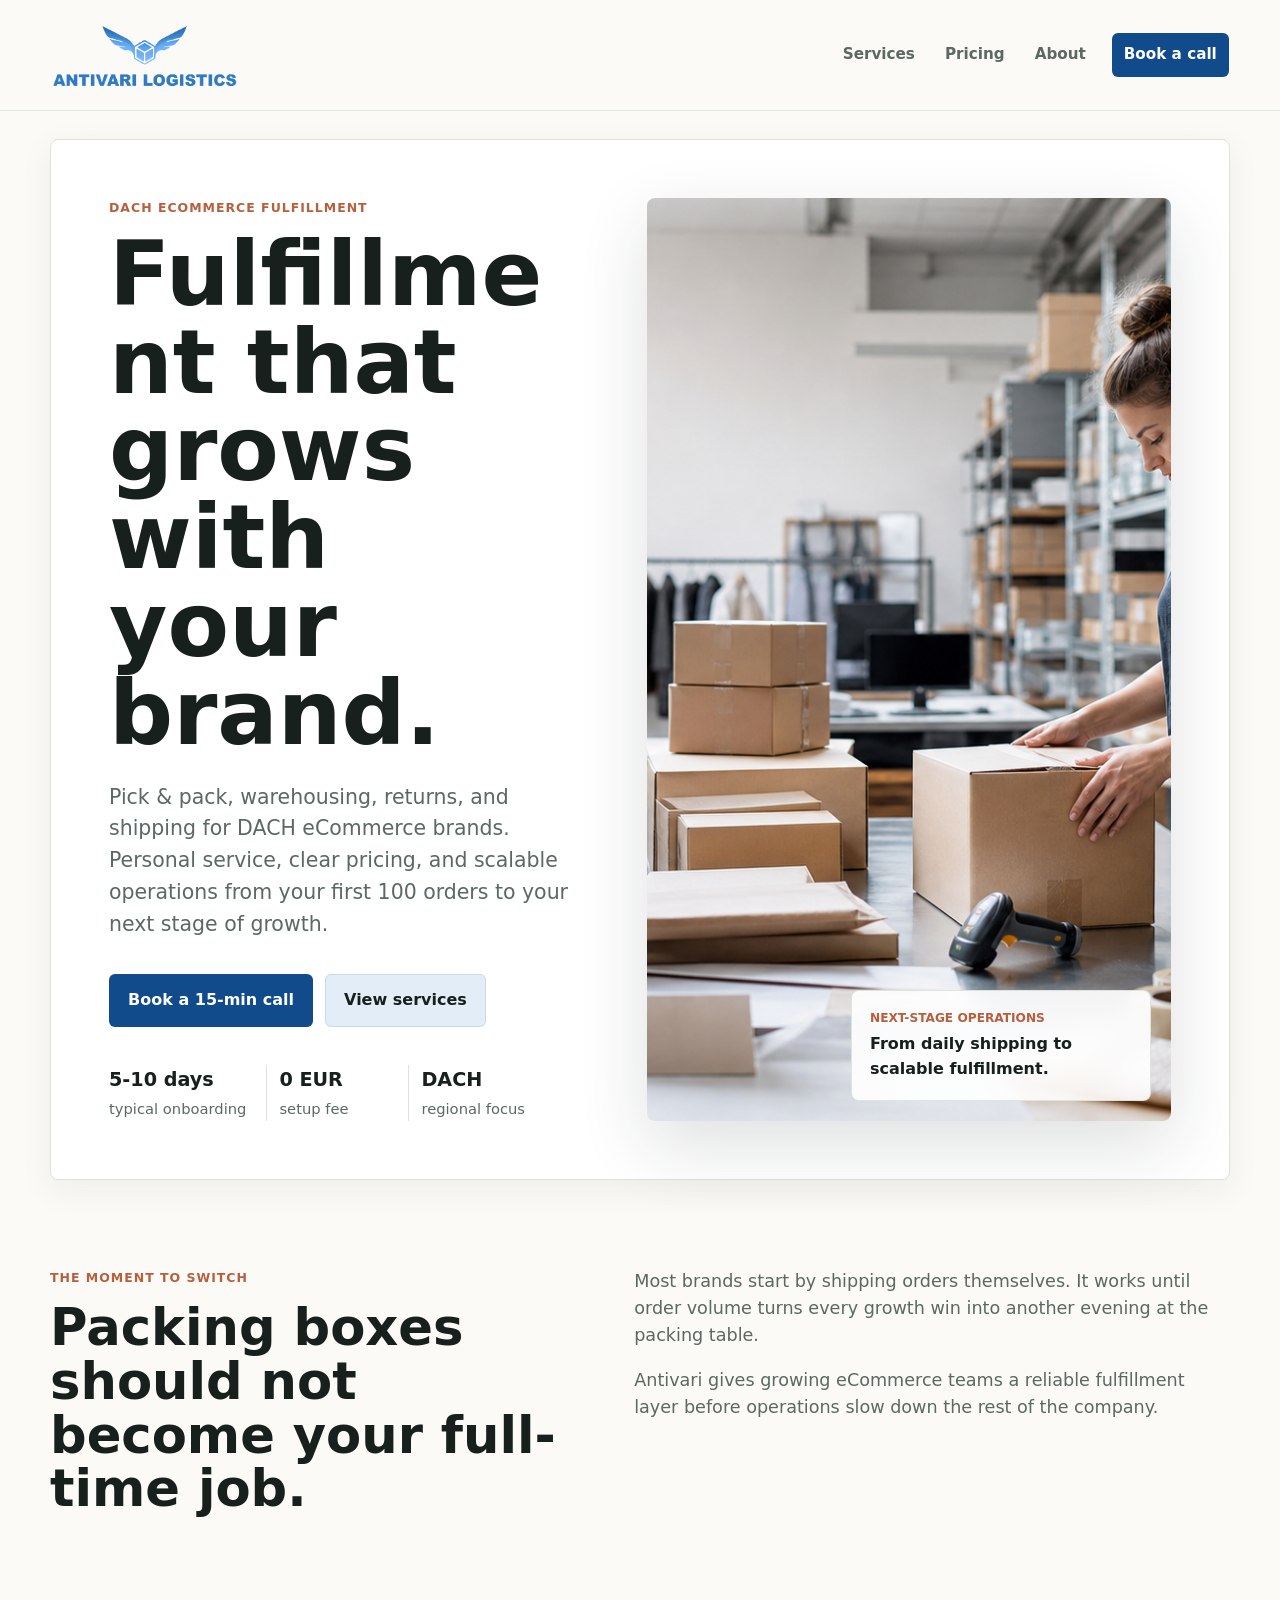
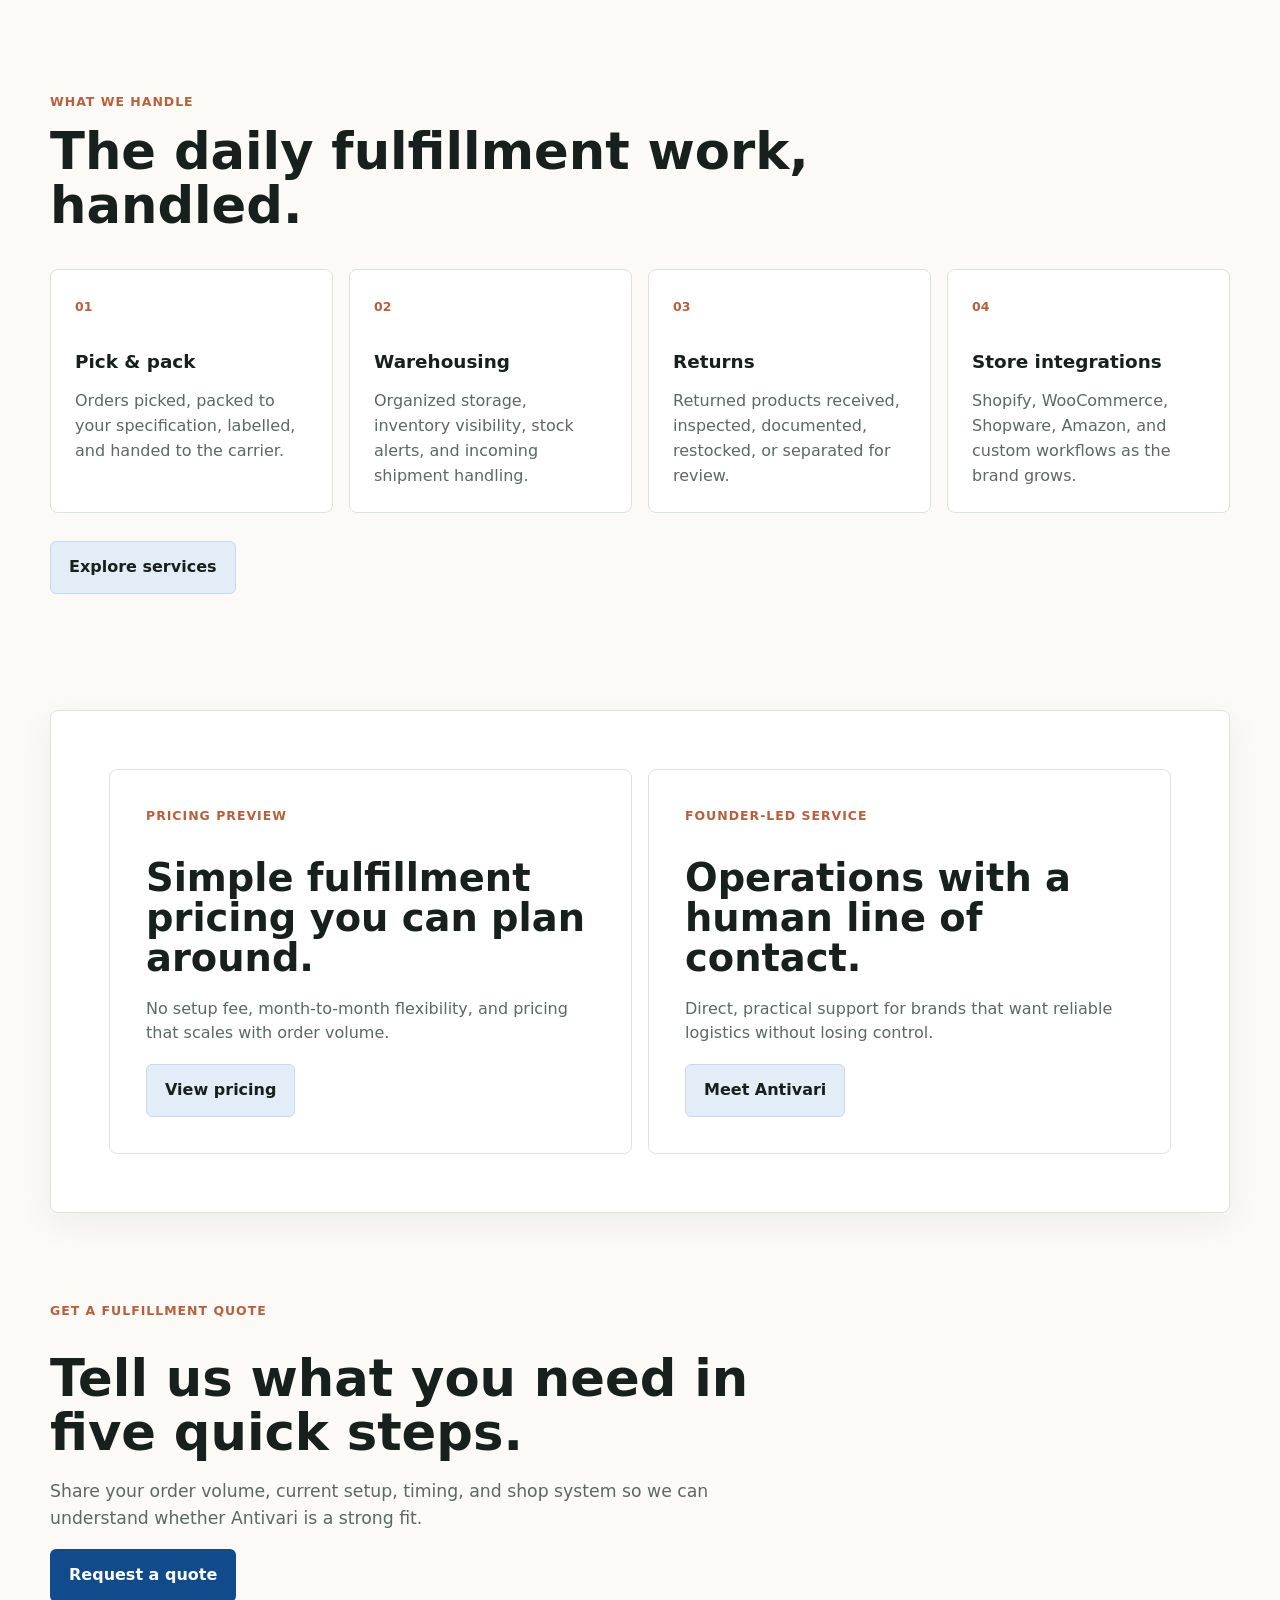
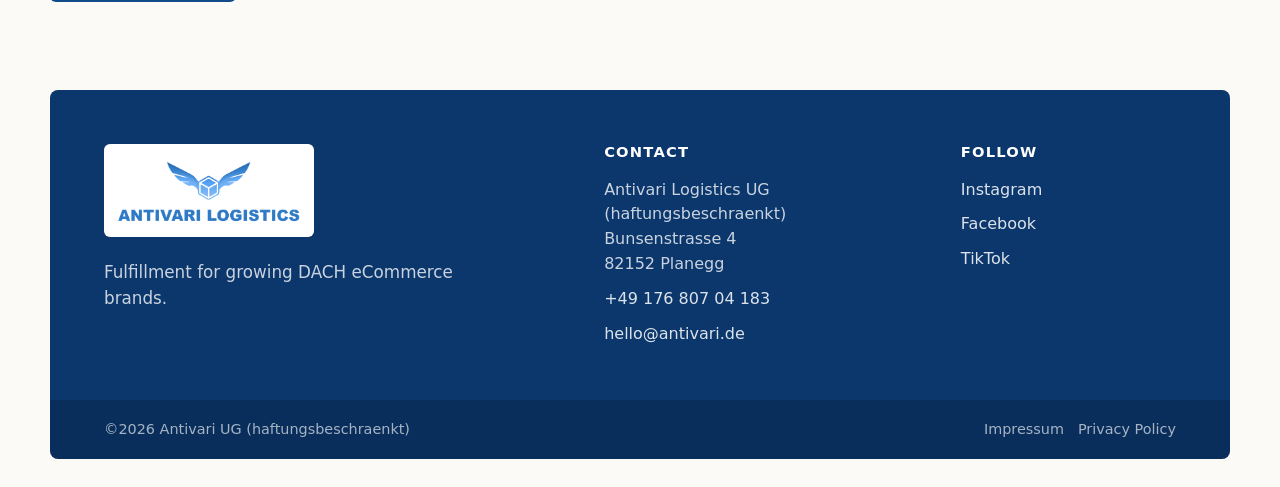
<file: index.html>
<!doctype html>
<html lang="en">
  <head>
    <meta charset="utf-8" />
    <meta name="viewport" content="width=device-width, initial-scale=1" />
    <title>Antivari | Fulfillment that grows with your brand</title>
    <meta
      name="description"
      content="Pick & pack, warehousing, returns, and shipping for growing DACH eCommerce brands. Personal service, clear pricing, and scalable fulfillment operations."
    />
    <meta property="og:title" content="Antivari | Fulfillment that grows with your brand" />
    <meta
      property="og:description"
      content="A fulfillment partner for DACH eCommerce brands ready to scale beyond packing boxes themselves."
    />
    <meta property="og:type" content="website" />
    <meta property="og:image" content="assets/fulfillment-hero.png" />
    <link rel="icon" href="assets/antivari-logo.png" />
    <link rel="stylesheet" href="styles.css" />
  </head>
  <body>
    <header class="site-header" data-header>
      <a class="brand" href="index.html" aria-label="Antivari home">
        <img class="brand-logo" src="assets/antivari-logo.png" alt="Antivari" />
      </a>

      <button class="nav-toggle" type="button" aria-expanded="false" aria-controls="site-nav" data-nav-toggle>
        <span></span>
        <span></span>
        <span></span>
        <span class="sr-only">Open navigation</span>
      </button>

      <nav class="site-nav" id="site-nav" data-nav>
        <a href="services.html">Services</a>
        <a href="pricing.html">Pricing</a>
        <a href="about.html">About</a>
        <a class="nav-cta" href="contact.html">Book a call</a>
      </nav>
    </header>

    <main id="top">
      <section class="hero section-band">
        <div class="hero-copy">
          <p class="eyebrow">DACH eCommerce fulfillment</p>
          <h1>Fulfillment that grows with your brand.</h1>
          <p class="hero-lede">
            Pick & pack, warehousing, returns, and shipping for DACH eCommerce brands.
            Personal service, clear pricing, and scalable operations from your first 100
            orders to your next stage of growth.
          </p>
          <div class="hero-actions">
            <a class="button primary" href="contact.html">Book a 15-min call</a>
            <a class="button secondary" href="services.html">View services</a>
          </div>
          <dl class="hero-stats" aria-label="Antivari highlights">
            <div>
              <dt>5-10 days</dt>
              <dd>typical onboarding</dd>
            </div>
            <div>
              <dt>0 EUR</dt>
              <dd>setup fee</dd>
            </div>
            <div>
              <dt>DACH</dt>
              <dd>regional focus</dd>
            </div>
          </dl>
        </div>
        <div class="hero-media" aria-label="Organized fulfillment packing station">
          <img src="assets/fulfillment-hero.png" alt="Modern fulfillment packing station with shelves, parcels, and shipping materials" />
          <div class="hero-note">
            <span>Next-stage operations</span>
            <strong>From daily shipping to scalable fulfillment.</strong>
          </div>
        </div>
      </section>

      <section class="pain section-wrap" aria-labelledby="pain-title">
        <div>
          <p class="eyebrow">The moment to switch</p>
          <h2 id="pain-title">Packing boxes should not become your full-time job.</h2>
        </div>
        <div class="pain-copy">
          <p>
            Most brands start by shipping orders themselves. It works until order volume
            turns every growth win into another evening at the packing table.
          </p>
          <p>
            Antivari gives growing eCommerce teams a reliable fulfillment layer before
            operations slow down the rest of the company.
          </p>
        </div>
      </section>

      <section class="section-wrap" aria-labelledby="services-preview-title">
        <div class="section-heading">
          <p class="eyebrow">What we handle</p>
          <h2 id="services-preview-title">The daily fulfillment work, handled.</h2>
        </div>
        <div class="service-grid">
          <article class="service-card">
            <span class="service-icon">01</span>
            <h3>Pick & pack</h3>
            <p>Orders picked, packed to your specification, labelled, and handed to the carrier.</p>
          </article>
          <article class="service-card">
            <span class="service-icon">02</span>
            <h3>Warehousing</h3>
            <p>Organized storage, inventory visibility, stock alerts, and incoming shipment handling.</p>
          </article>
          <article class="service-card">
            <span class="service-icon">03</span>
            <h3>Returns</h3>
            <p>Returned products received, inspected, documented, restocked, or separated for review.</p>
          </article>
          <article class="service-card">
            <span class="service-icon">04</span>
            <h3>Store integrations</h3>
            <p>Shopify, WooCommerce, Shopware, Amazon, and custom workflows as the brand grows.</p>
          </article>
        </div>
        <div class="section-actions">
          <a class="button secondary" href="services.html">Explore services</a>
        </div>
      </section>

      <section class="teaser-grid section-band" aria-label="Antivari overview">
        <article>
          <p class="eyebrow">Pricing preview</p>
          <h2>Simple fulfillment pricing you can plan around.</h2>
          <p>No setup fee, month-to-month flexibility, and pricing that scales with order volume.</p>
          <a class="button secondary" href="pricing.html">View pricing</a>
        </article>
        <article>
          <p class="eyebrow">Founder-led service</p>
          <h2>Operations with a human line of contact.</h2>
          <p>Direct, practical support for brands that want reliable logistics without losing control.</p>
          <a class="button secondary" href="about.html">Meet Antivari</a>
        </article>
      </section>

      <section class="cta-band section-wrap" aria-labelledby="home-contact-title">
        <p class="eyebrow">Get a fulfillment quote</p>
        <h2 id="home-contact-title">Tell us what you need in five quick steps.</h2>
        <p>
          Share your order volume, current setup, timing, and shop system so we can understand
          whether Antivari is a strong fit.
        </p>
        <a class="button primary" href="contact.html">Request a quote</a>
      </section>
    </main>

    <footer class="site-footer" id="footer">
      <div class="footer-main">
        <div class="footer-brand">
          <img src="assets/antivari-logo.png" alt="Antivari" />
          <p>Fulfillment for growing DACH eCommerce brands.</p>
        </div>

        <div class="footer-column">
          <h2>Contact</h2>
          <address>
            Antivari Logistics UG (haftungsbeschraenkt)<br />
            Bunsenstrasse 4<br />
            82152 Planegg
          </address>
          <a href="tel:+4917680704183">+49 176 807 04 183</a>
          <a href="mailto:hello@antivari.de">hello@antivari.de</a>
        </div>

        <div class="footer-column">
          <h2>Follow</h2>
          <a href="https://www.instagram.com/antivarilogistics/" target="_blank" rel="noreferrer">Instagram</a>
          <a href="https://www.facebook.com/profile.php?id=61581000996385" target="_blank" rel="noreferrer">Facebook</a>
          <a href="https://www.tiktok.com/@antivarilogistics" target="_blank" rel="noreferrer">TikTok</a>
        </div>
      </div>

      <div class="footer-bottom">
        <span>&copy;2026 Antivari UG (haftungsbeschraenkt)</span>
        <nav aria-label="Legal links">
          <button type="button" data-legal-open="imprint">Impressum</button>
          <button type="button" data-legal-open="privacy">Privacy Policy</button>
        </nav>
      </div>
    </footer>

    <script src="script.js"></script>
  </body>
</html>
</file>
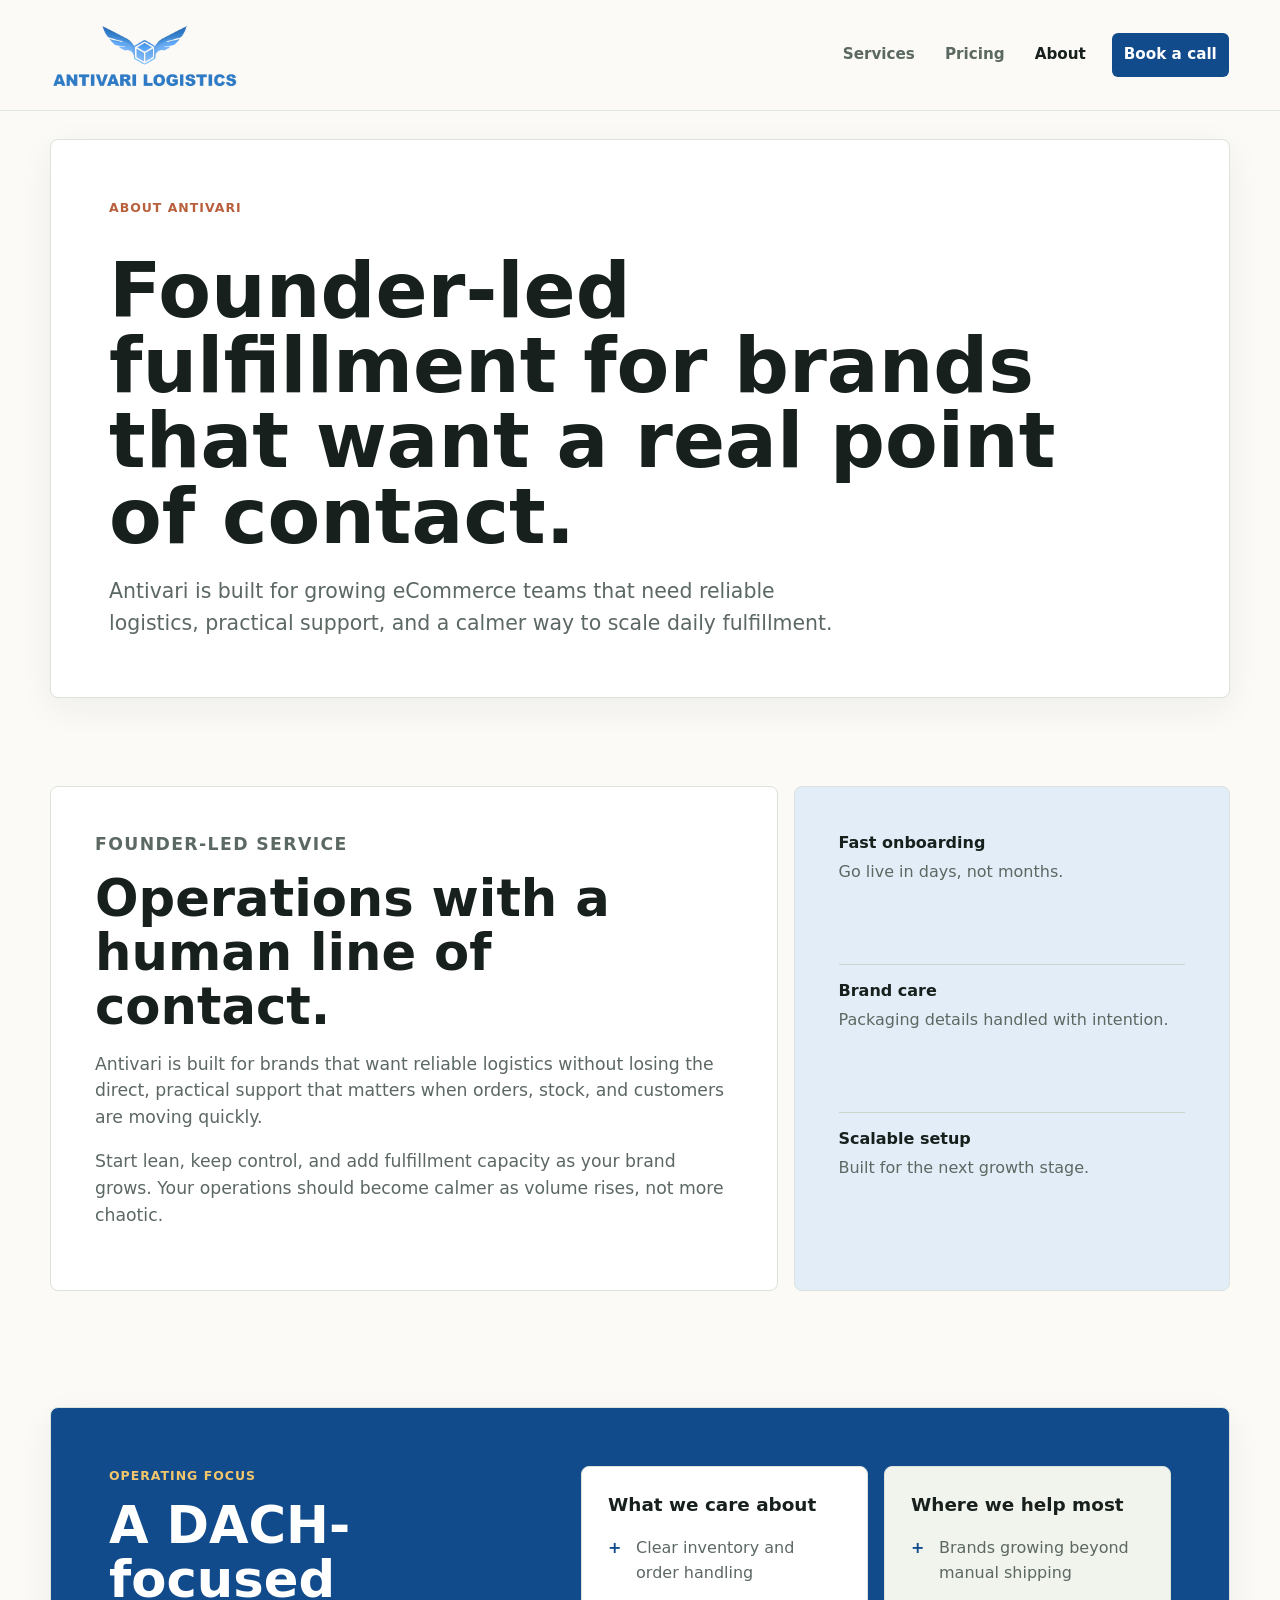
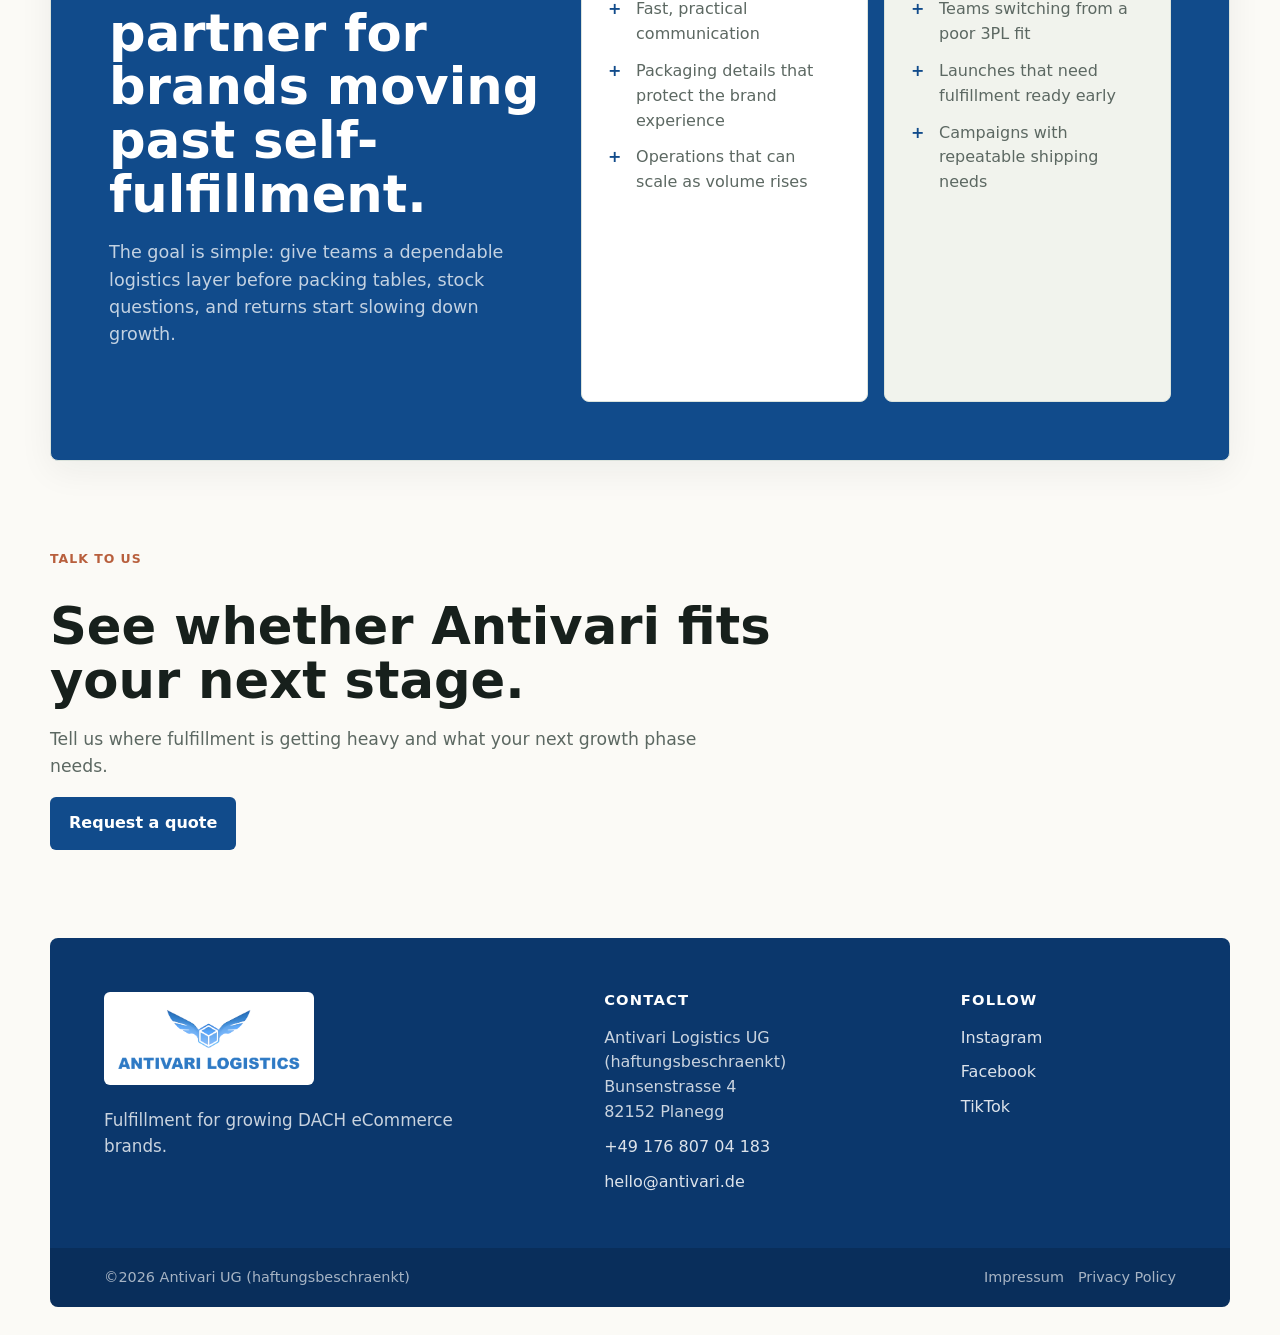
<file: about.html>
<!doctype html>
<html lang="en">
  <head>
    <meta charset="utf-8" />
    <meta name="viewport" content="width=device-width, initial-scale=1" />
    <title>About | Antivari Fulfillment</title>
    <meta
      name="description"
      content="Antivari is a founder-led fulfillment partner for growing DACH eCommerce brands that want direct support and scalable operations."
    />
    <meta property="og:title" content="About | Antivari Fulfillment" />
    <meta
      property="og:description"
      content="Founder-led fulfillment operations with a human line of contact for growing DACH eCommerce brands."
    />
    <meta property="og:type" content="website" />
    <meta property="og:image" content="assets/fulfillment-hero.png" />
    <link rel="icon" href="assets/antivari-logo.png" />
    <link rel="stylesheet" href="styles.css" />
  </head>
  <body>
    <header class="site-header" data-header>
      <a class="brand" href="index.html" aria-label="Antivari home">
        <img class="brand-logo" src="assets/antivari-logo.png" alt="Antivari" />
      </a>

      <button class="nav-toggle" type="button" aria-expanded="false" aria-controls="site-nav" data-nav-toggle>
        <span></span>
        <span></span>
        <span></span>
        <span class="sr-only">Open navigation</span>
      </button>

      <nav class="site-nav" id="site-nav" data-nav>
        <a href="services.html">Services</a>
        <a href="pricing.html">Pricing</a>
        <a href="about.html" aria-current="page">About</a>
        <a class="nav-cta" href="contact.html">Book a call</a>
      </nav>
    </header>

    <main id="top">
      <section class="page-hero section-band">
        <p class="eyebrow">About Antivari</p>
        <h1>Founder-led fulfillment for brands that want a real point of contact.</h1>
        <p>
          Antivari is built for growing eCommerce teams that need reliable logistics,
          practical support, and a calmer way to scale daily fulfillment.
        </p>
      </section>

      <section class="about section-wrap" aria-labelledby="about-title">
        <div class="about-card">
          <p class="eyebrow">Founder-led service</p>
          <h2 id="about-title">Operations with a human line of contact.</h2>
          <p>
            Antivari is built for brands that want reliable logistics without losing the
            direct, practical support that matters when orders, stock, and customers are
            moving quickly.
          </p>
          <p>
            Start lean, keep control, and add fulfillment capacity as your brand grows.
            Your operations should become calmer as volume rises, not more chaotic.
          </p>
        </div>
        <div class="about-metrics" aria-label="Operational principles">
          <div><strong>Fast onboarding</strong><span>Go live in days, not months.</span></div>
          <div><strong>Brand care</strong><span>Packaging details handled with intention.</span></div>
          <div><strong>Scalable setup</strong><span>Built for the next growth stage.</span></div>
        </div>
      </section>

      <section class="fit section-band" aria-labelledby="about-fit-title">
        <div class="section-heading">
          <p class="eyebrow">Operating focus</p>
          <h2 id="about-fit-title">A DACH-focused partner for brands moving past self-fulfillment.</h2>
          <p>
            The goal is simple: give teams a dependable logistics layer before packing
            tables, stock questions, and returns start slowing down growth.
          </p>
        </div>
        <div class="fit-columns">
          <div class="fit-panel">
            <h3>What we care about</h3>
            <ul class="check-list">
              <li>Clear inventory and order handling</li>
              <li>Fast, practical communication</li>
              <li>Packaging details that protect the brand experience</li>
              <li>Operations that can scale as volume rises</li>
            </ul>
          </div>
          <div class="fit-panel quiet">
            <h3>Where we help most</h3>
            <ul class="check-list">
              <li>Brands growing beyond manual shipping</li>
              <li>Teams switching from a poor 3PL fit</li>
              <li>Launches that need fulfillment ready early</li>
              <li>Campaigns with repeatable shipping needs</li>
            </ul>
          </div>
        </div>
      </section>

      <section class="cta-band section-wrap" aria-labelledby="about-contact-title">
        <p class="eyebrow">Talk to us</p>
        <h2 id="about-contact-title">See whether Antivari fits your next stage.</h2>
        <p>Tell us where fulfillment is getting heavy and what your next growth phase needs.</p>
        <a class="button primary" href="contact.html">Request a quote</a>
      </section>
    </main>

    <footer class="site-footer" id="footer">
      <div class="footer-main">
        <div class="footer-brand">
          <img src="assets/antivari-logo.png" alt="Antivari" />
          <p>Fulfillment for growing DACH eCommerce brands.</p>
        </div>

        <div class="footer-column">
          <h2>Contact</h2>
          <address>
            Antivari Logistics UG (haftungsbeschraenkt)<br />
            Bunsenstrasse 4<br />
            82152 Planegg
          </address>
          <a href="tel:+4917680704183">+49 176 807 04 183</a>
          <a href="mailto:hello@antivari.de">hello@antivari.de</a>
        </div>

        <div class="footer-column">
          <h2>Follow</h2>
          <a href="https://www.instagram.com/antivarilogistics/" target="_blank" rel="noreferrer">Instagram</a>
          <a href="https://www.facebook.com/profile.php?id=61581000996385" target="_blank" rel="noreferrer">Facebook</a>
          <a href="https://www.tiktok.com/@antivarilogistics" target="_blank" rel="noreferrer">TikTok</a>
        </div>
      </div>

      <div class="footer-bottom">
        <span>&copy;2026 Antivari UG (haftungsbeschraenkt)</span>
        <nav aria-label="Legal links">
          <button type="button" data-legal-open="imprint">Impressum</button>
          <button type="button" data-legal-open="privacy">Privacy Policy</button>
        </nav>
      </div>
    </footer>

    <script src="script.js"></script>
  </body>
</html>
</file>
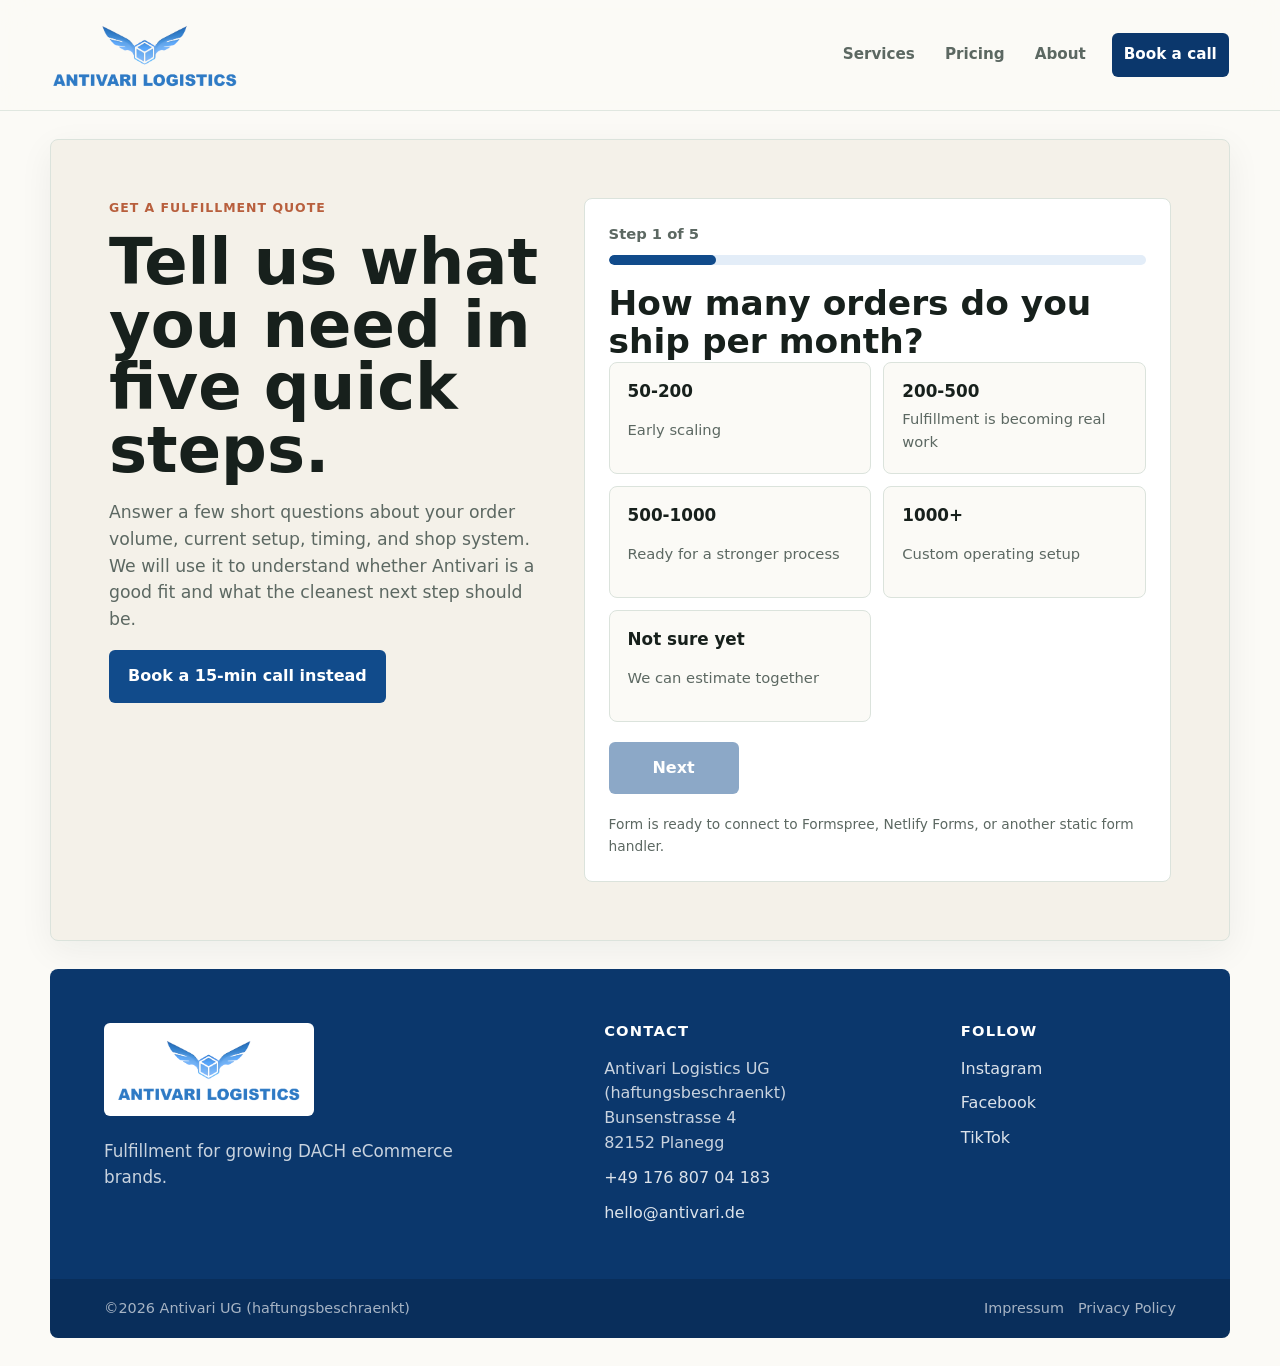
<file: contact.html>
<!doctype html>
<html lang="en">
  <head>
    <meta charset="utf-8" />
    <meta name="viewport" content="width=device-width, initial-scale=1" />
    <title>Contact | Antivari Fulfillment Quote</title>
    <meta
      name="description"
      content="Request a fulfillment quote from Antivari in five quick steps or book a 15-minute call."
    />
    <meta property="og:title" content="Contact | Antivari Fulfillment Quote" />
    <meta
      property="og:description"
      content="Tell Antivari about your order volume, current setup, timing, and shop system."
    />
    <meta property="og:type" content="website" />
    <meta property="og:image" content="assets/fulfillment-hero.png" />
    <link rel="icon" href="assets/antivari-logo.png" />
    <link rel="stylesheet" href="styles.css" />
  </head>
  <body>
    <header class="site-header" data-header>
      <a class="brand" href="index.html" aria-label="Antivari home">
        <img class="brand-logo" src="assets/antivari-logo.png" alt="Antivari" />
      </a>

      <button class="nav-toggle" type="button" aria-expanded="false" aria-controls="site-nav" data-nav-toggle>
        <span></span>
        <span></span>
        <span></span>
        <span class="sr-only">Open navigation</span>
      </button>

      <nav class="site-nav" id="site-nav" data-nav>
        <a href="services.html">Services</a>
        <a href="pricing.html">Pricing</a>
        <a href="about.html">About</a>
        <a class="nav-cta" href="contact.html" aria-current="page">Book a call</a>
      </nav>
    </header>

    <main id="top">
      <section class="contact section-band" aria-labelledby="contact-title">
        <div class="contact-copy">
          <p class="eyebrow">Get a fulfillment quote</p>
          <h1 id="contact-title">Tell us what you need in five quick steps.</h1>
          <p>
            Answer a few short questions about your order volume, current setup, timing, and
            shop system. We will use it to understand whether Antivari is a good fit and what
            the cleanest next step should be.
          </p>
          <a class="button primary" href="https://calendly.com/" target="_blank" rel="noreferrer">Book a 15-min call instead</a>
        </div>

        <form class="quote-funnel" action="#" method="post" data-funnel>
          <div class="funnel-progress" aria-live="polite">
            <span data-funnel-step-label>Step 1 of 5</span>
            <div class="funnel-progress-track" aria-hidden="true">
              <span data-funnel-progress></span>
            </div>
          </div>

          <input type="hidden" name="monthly-orders" data-funnel-input="monthly-orders" />
          <input type="hidden" name="current-situation" data-funnel-input="current-situation" />
          <input type="hidden" name="start-timing" data-funnel-input="start-timing" />
          <input type="hidden" name="sales-channel" data-funnel-input="sales-channel" />

          <fieldset class="funnel-step is-active" data-funnel-step data-step-name="monthly-orders">
            <legend>How many orders do you ship per month?</legend>
            <div class="funnel-options">
              <button type="button" class="funnel-card" data-value="50-200"><strong>50-200</strong><span>Early scaling</span></button>
              <button type="button" class="funnel-card" data-value="200-500"><strong>200-500</strong><span>Fulfillment is becoming real work</span></button>
              <button type="button" class="funnel-card" data-value="500-1000"><strong>500-1000</strong><span>Ready for a stronger process</span></button>
              <button type="button" class="funnel-card" data-value="1000+"><strong>1000+</strong><span>Custom operating setup</span></button>
              <button type="button" class="funnel-card" data-value="Not sure yet"><strong>Not sure yet</strong><span>We can estimate together</span></button>
            </div>
          </fieldset>

          <fieldset class="funnel-step" data-funnel-step data-step-name="current-situation">
            <legend>What is your current fulfillment situation?</legend>
            <div class="funnel-options">
              <button type="button" class="funnel-card" data-value="We pack orders ourselves"><strong>We pack orders ourselves</strong><span>You want time back from daily shipping.</span></button>
              <button type="button" class="funnel-card" data-value="We already use a 3PL"><strong>We already use a 3PL</strong><span>You may need a better fit or smoother support.</span></button>
              <button type="button" class="funnel-card" data-value="We are launching soon"><strong>We are launching soon</strong><span>You want fulfillment ready before orders arrive.</span></button>
              <button type="button" class="funnel-card" data-value="We need help with a specific campaign"><strong>Campaign support</strong><span>Launch, seasonal, or one-off shipping support.</span></button>
            </div>
          </fieldset>

          <fieldset class="funnel-step" data-funnel-step data-step-name="start-timing">
            <legend>When do you want to start?</legend>
            <div class="funnel-options">
              <button type="button" class="funnel-card" data-value="As soon as possible"><strong>As soon as possible</strong><span>We should talk quickly.</span></button>
              <button type="button" class="funnel-card" data-value="In 2-4 weeks"><strong>In 2-4 weeks</strong><span>Good timing for onboarding.</span></button>
              <button type="button" class="funnel-card" data-value="In 1-3 months"><strong>In 1-3 months</strong><span>Plan the move calmly.</span></button>
              <button type="button" class="funnel-card" data-value="Just exploring"><strong>Just exploring</strong><span>Understand fit and pricing first.</span></button>
            </div>
          </fieldset>

          <fieldset class="funnel-step" data-funnel-step data-step-name="sales-channel">
            <legend>Which shop system or sales channel do you use?</legend>
            <div class="funnel-options">
              <button type="button" class="funnel-card" data-value="Shopify"><strong>Shopify</strong><span>DTC storefront</span></button>
              <button type="button" class="funnel-card" data-value="WooCommerce"><strong>WooCommerce</strong><span>WordPress commerce</span></button>
              <button type="button" class="funnel-card" data-value="Shopware"><strong>Shopware</strong><span>DACH commerce setup</span></button>
              <button type="button" class="funnel-card" data-value="Amazon"><strong>Amazon</strong><span>Marketplace or FBA prep</span></button>
              <button type="button" class="funnel-card" data-value="Other"><strong>Other</strong><span>Tell us in the message</span></button>
            </div>
          </fieldset>

          <fieldset class="funnel-step" data-funnel-step data-step-name="contact-details">
            <legend>Where should we send your fulfillment quote?</legend>
            <div class="funnel-summary" data-funnel-summary aria-label="Selected answers"></div>
            <div class="funnel-fields">
              <label>
                Name
                <input type="text" name="name" autocomplete="name" required />
              </label>
              <label>
                Email
                <input type="email" name="email" autocomplete="email" required />
              </label>
              <label>
                Brand website
                <input type="url" name="website" placeholder="https://" />
              </label>
              <label>
                Phone <span>optional</span>
                <input type="tel" name="phone" autocomplete="tel" />
              </label>
              <label class="full">
                Message <span>optional</span>
                <textarea name="message" rows="5" placeholder="Tell us what you sell, where you ship, and what is painful today."></textarea>
              </label>
            </div>
          </fieldset>

          <div class="funnel-actions">
            <button class="button secondary" type="button" data-funnel-back>Back</button>
            <button class="button primary" type="button" data-funnel-next disabled>Next</button>
            <button class="button primary" type="submit" data-funnel-submit hidden>Request fulfillment quote</button>
          </div>
          <p class="form-note">Form is ready to connect to Formspree, Netlify Forms, or another static form handler.</p>
        </form>
      </section>
    </main>

    <footer class="site-footer" id="footer">
      <div class="footer-main">
        <div class="footer-brand">
          <img src="assets/antivari-logo.png" alt="Antivari" />
          <p>Fulfillment for growing DACH eCommerce brands.</p>
        </div>

        <div class="footer-column">
          <h2>Contact</h2>
          <address>
            Antivari Logistics UG (haftungsbeschraenkt)<br />
            Bunsenstrasse 4<br />
            82152 Planegg
          </address>
          <a href="tel:+4917680704183">+49 176 807 04 183</a>
          <a href="mailto:hello@antivari.de">hello@antivari.de</a>
        </div>

        <div class="footer-column">
          <h2>Follow</h2>
          <a href="https://www.instagram.com/antivarilogistics/" target="_blank" rel="noreferrer">Instagram</a>
          <a href="https://www.facebook.com/profile.php?id=61581000996385" target="_blank" rel="noreferrer">Facebook</a>
          <a href="https://www.tiktok.com/@antivarilogistics" target="_blank" rel="noreferrer">TikTok</a>
        </div>
      </div>

      <div class="footer-bottom">
        <span>&copy;2026 Antivari UG (haftungsbeschraenkt)</span>
        <nav aria-label="Legal links">
          <button type="button" data-legal-open="imprint">Impressum</button>
          <button type="button" data-legal-open="privacy">Privacy Policy</button>
        </nav>
      </div>
    </footer>

    <script src="script.js"></script>
  </body>
</html>
</file>
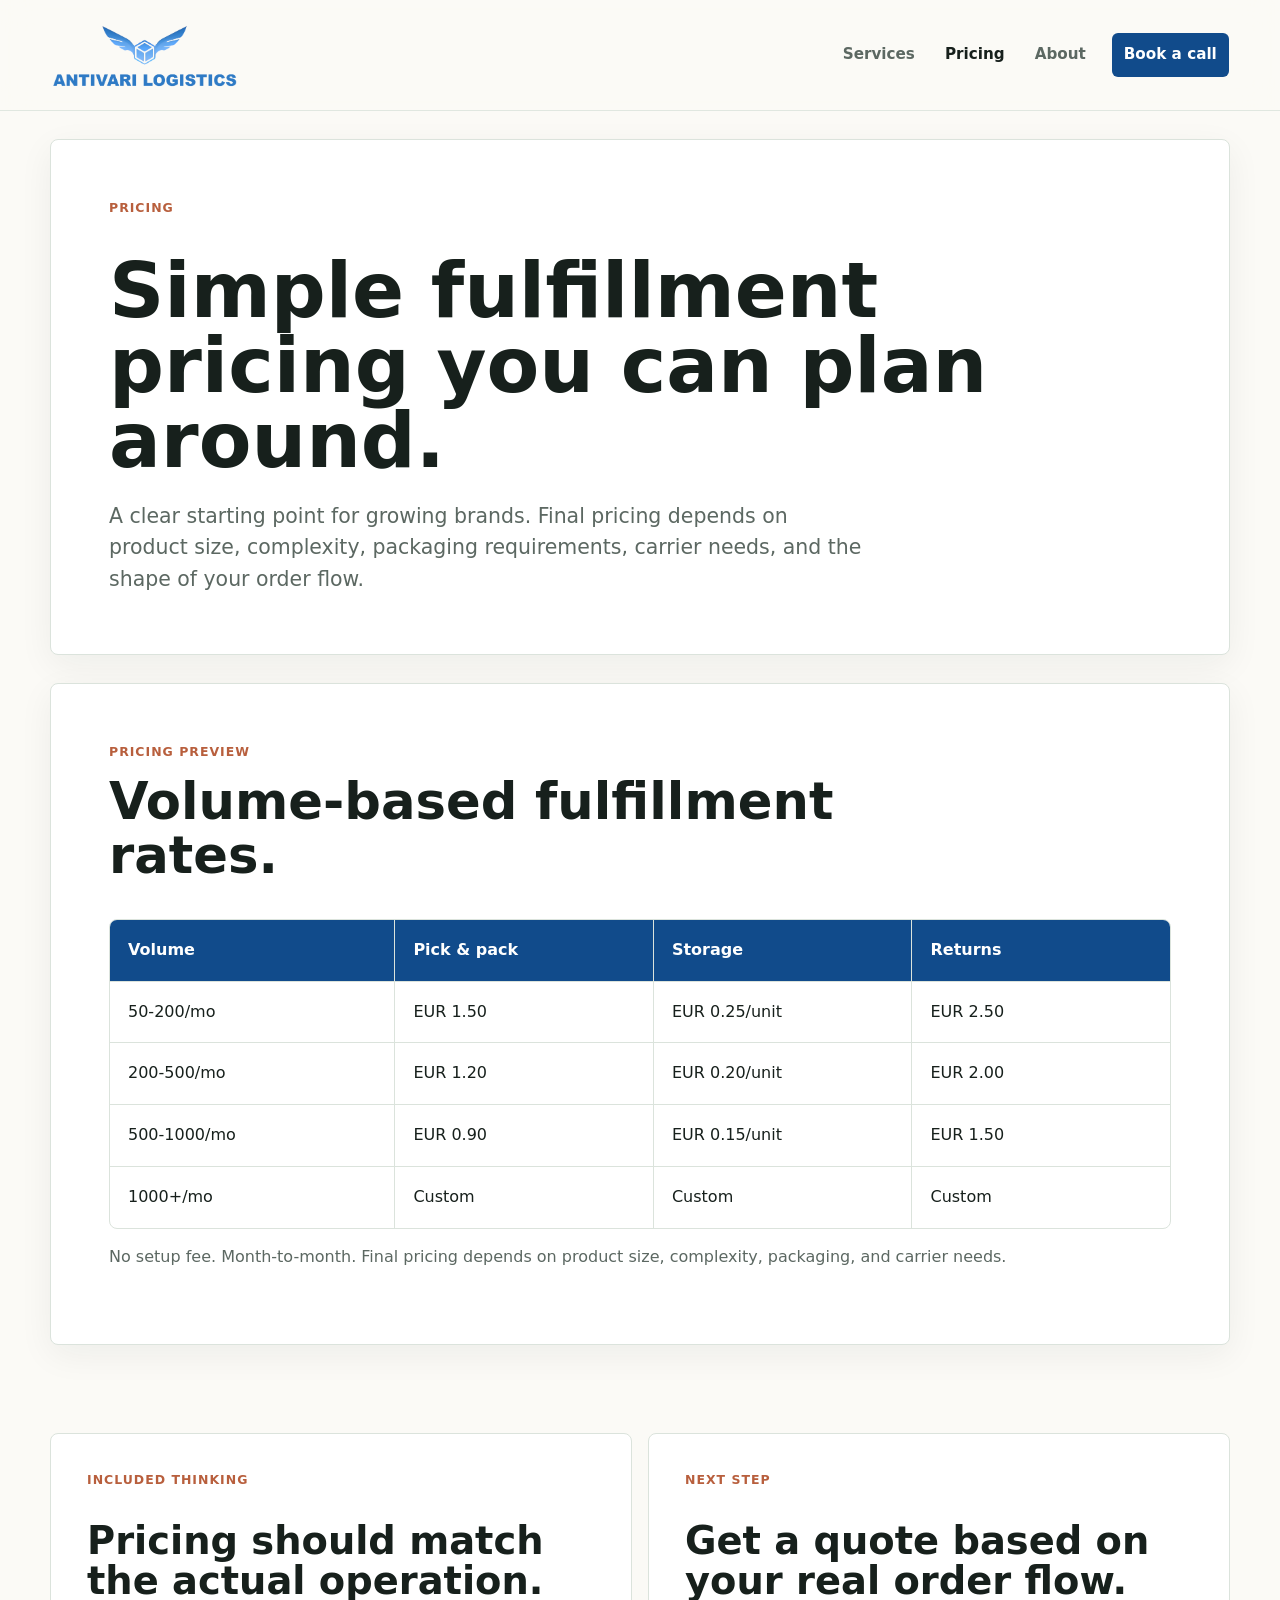
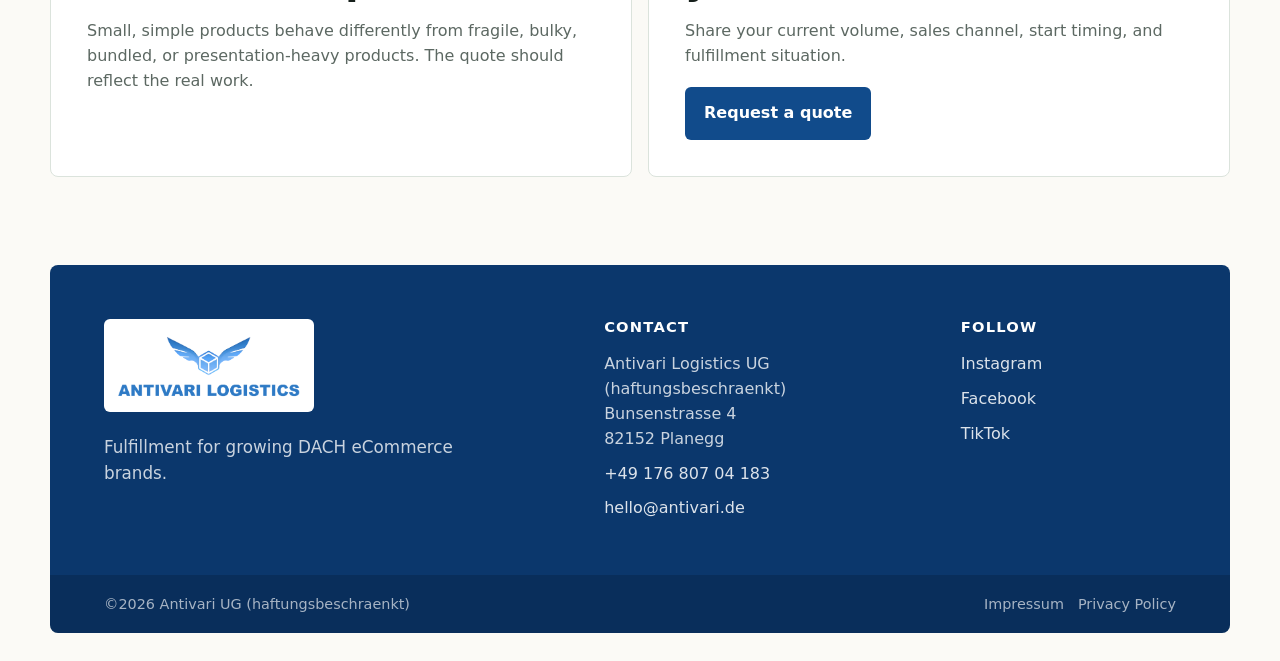
<file: pricing.html>
<!doctype html>
<html lang="en">
  <head>
    <meta charset="utf-8" />
    <meta name="viewport" content="width=device-width, initial-scale=1" />
    <title>Pricing | Antivari Fulfillment</title>
    <meta
      name="description"
      content="A simple fulfillment pricing preview for DACH eCommerce brands, with no setup fee and month-to-month flexibility."
    />
    <meta property="og:title" content="Pricing | Antivari Fulfillment" />
    <meta
      property="og:description"
      content="Simple fulfillment pricing you can plan around for growing DACH eCommerce brands."
    />
    <meta property="og:type" content="website" />
    <meta property="og:image" content="assets/fulfillment-hero.png" />
    <link rel="icon" href="assets/antivari-logo.png" />
    <link rel="stylesheet" href="styles.css" />
  </head>
  <body>
    <header class="site-header" data-header>
      <a class="brand" href="index.html" aria-label="Antivari home">
        <img class="brand-logo" src="assets/antivari-logo.png" alt="Antivari" />
      </a>

      <button class="nav-toggle" type="button" aria-expanded="false" aria-controls="site-nav" data-nav-toggle>
        <span></span>
        <span></span>
        <span></span>
        <span class="sr-only">Open navigation</span>
      </button>

      <nav class="site-nav" id="site-nav" data-nav>
        <a href="services.html">Services</a>
        <a href="pricing.html" aria-current="page">Pricing</a>
        <a href="about.html">About</a>
        <a class="nav-cta" href="contact.html">Book a call</a>
      </nav>
    </header>

    <main id="top">
      <section class="page-hero section-band">
        <p class="eyebrow">Pricing</p>
        <h1>Simple fulfillment pricing you can plan around.</h1>
        <p>
          A clear starting point for growing brands. Final pricing depends on product size,
          complexity, packaging requirements, carrier needs, and the shape of your order flow.
        </p>
      </section>

      <section class="pricing section-band" aria-labelledby="pricing-title">
        <div class="section-heading">
          <p class="eyebrow">Pricing preview</p>
          <h2 id="pricing-title">Volume-based fulfillment rates.</h2>
        </div>
        <div class="pricing-table" role="table" aria-label="Antivari pricing preview">
          <div class="pricing-row heading" role="row">
            <span role="columnheader">Volume</span>
            <span role="columnheader">Pick & pack</span>
            <span role="columnheader">Storage</span>
            <span role="columnheader">Returns</span>
          </div>
          <div class="pricing-row" role="row">
            <span role="cell">50-200/mo</span>
            <span role="cell">EUR 1.50</span>
            <span role="cell">EUR 0.25/unit</span>
            <span role="cell">EUR 2.50</span>
          </div>
          <div class="pricing-row" role="row">
            <span role="cell">200-500/mo</span>
            <span role="cell">EUR 1.20</span>
            <span role="cell">EUR 0.20/unit</span>
            <span role="cell">EUR 2.00</span>
          </div>
          <div class="pricing-row" role="row">
            <span role="cell">500-1000/mo</span>
            <span role="cell">EUR 0.90</span>
            <span role="cell">EUR 0.15/unit</span>
            <span role="cell">EUR 1.50</span>
          </div>
          <div class="pricing-row" role="row">
            <span role="cell">1000+/mo</span>
            <span role="cell">Custom</span>
            <span role="cell">Custom</span>
            <span role="cell">Custom</span>
          </div>
        </div>
        <p class="pricing-note">No setup fee. Month-to-month. Final pricing depends on product size, complexity, packaging, and carrier needs.</p>
      </section>

      <section class="teaser-grid section-wrap" aria-label="Pricing details">
        <article>
          <p class="eyebrow">Included thinking</p>
          <h2>Pricing should match the actual operation.</h2>
          <p>
            Small, simple products behave differently from fragile, bulky, bundled, or
            presentation-heavy products. The quote should reflect the real work.
          </p>
        </article>
        <article>
          <p class="eyebrow">Next step</p>
          <h2>Get a quote based on your real order flow.</h2>
          <p>Share your current volume, sales channel, start timing, and fulfillment situation.</p>
          <a class="button primary" href="contact.html">Request a quote</a>
        </article>
      </section>
    </main>

    <footer class="site-footer" id="footer">
      <div class="footer-main">
        <div class="footer-brand">
          <img src="assets/antivari-logo.png" alt="Antivari" />
          <p>Fulfillment for growing DACH eCommerce brands.</p>
        </div>

        <div class="footer-column">
          <h2>Contact</h2>
          <address>
            Antivari Logistics UG (haftungsbeschraenkt)<br />
            Bunsenstrasse 4<br />
            82152 Planegg
          </address>
          <a href="tel:+4917680704183">+49 176 807 04 183</a>
          <a href="mailto:hello@antivari.de">hello@antivari.de</a>
        </div>

        <div class="footer-column">
          <h2>Follow</h2>
          <a href="https://www.instagram.com/antivarilogistics/" target="_blank" rel="noreferrer">Instagram</a>
          <a href="https://www.facebook.com/profile.php?id=61581000996385" target="_blank" rel="noreferrer">Facebook</a>
          <a href="https://www.tiktok.com/@antivarilogistics" target="_blank" rel="noreferrer">TikTok</a>
        </div>
      </div>

      <div class="footer-bottom">
        <span>&copy;2026 Antivari UG (haftungsbeschraenkt)</span>
        <nav aria-label="Legal links">
          <button type="button" data-legal-open="imprint">Impressum</button>
          <button type="button" data-legal-open="privacy">Privacy Policy</button>
        </nav>
      </div>
    </footer>

    <script src="script.js"></script>
  </body>
</html>
</file>
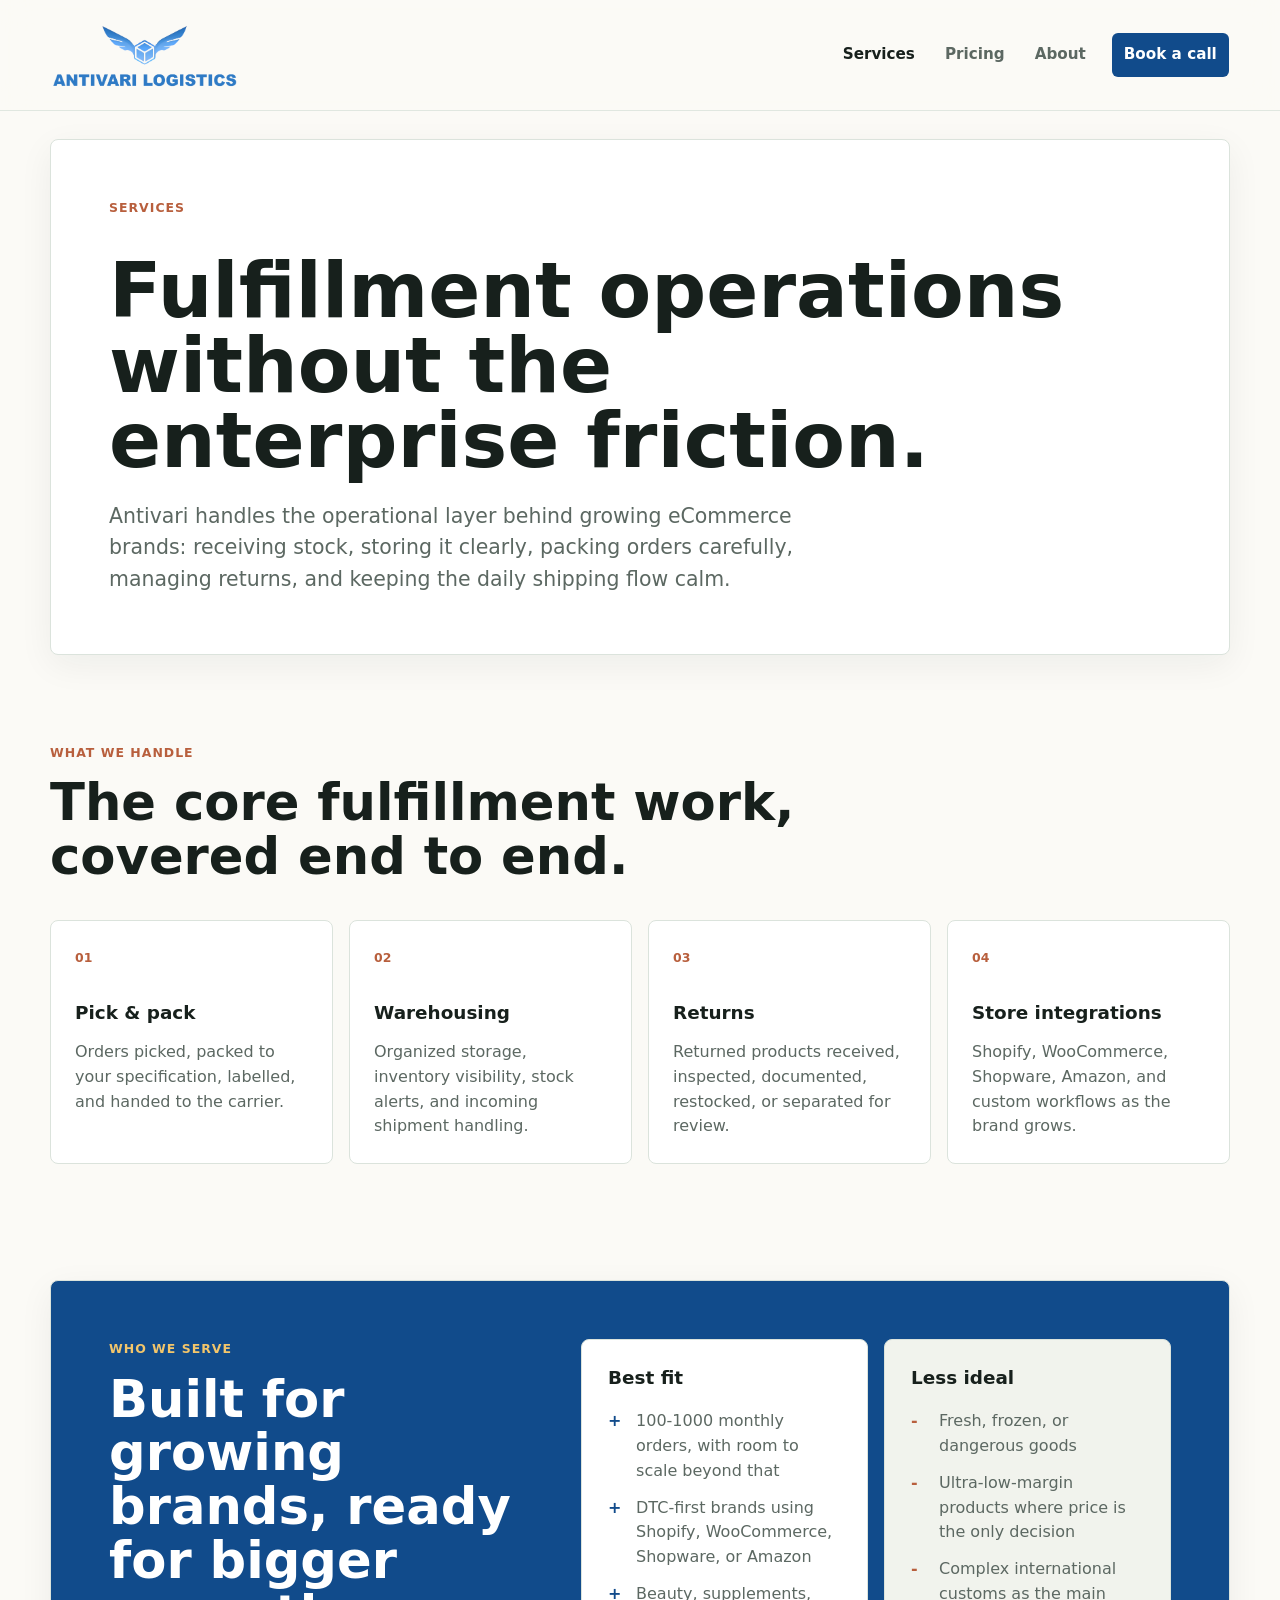
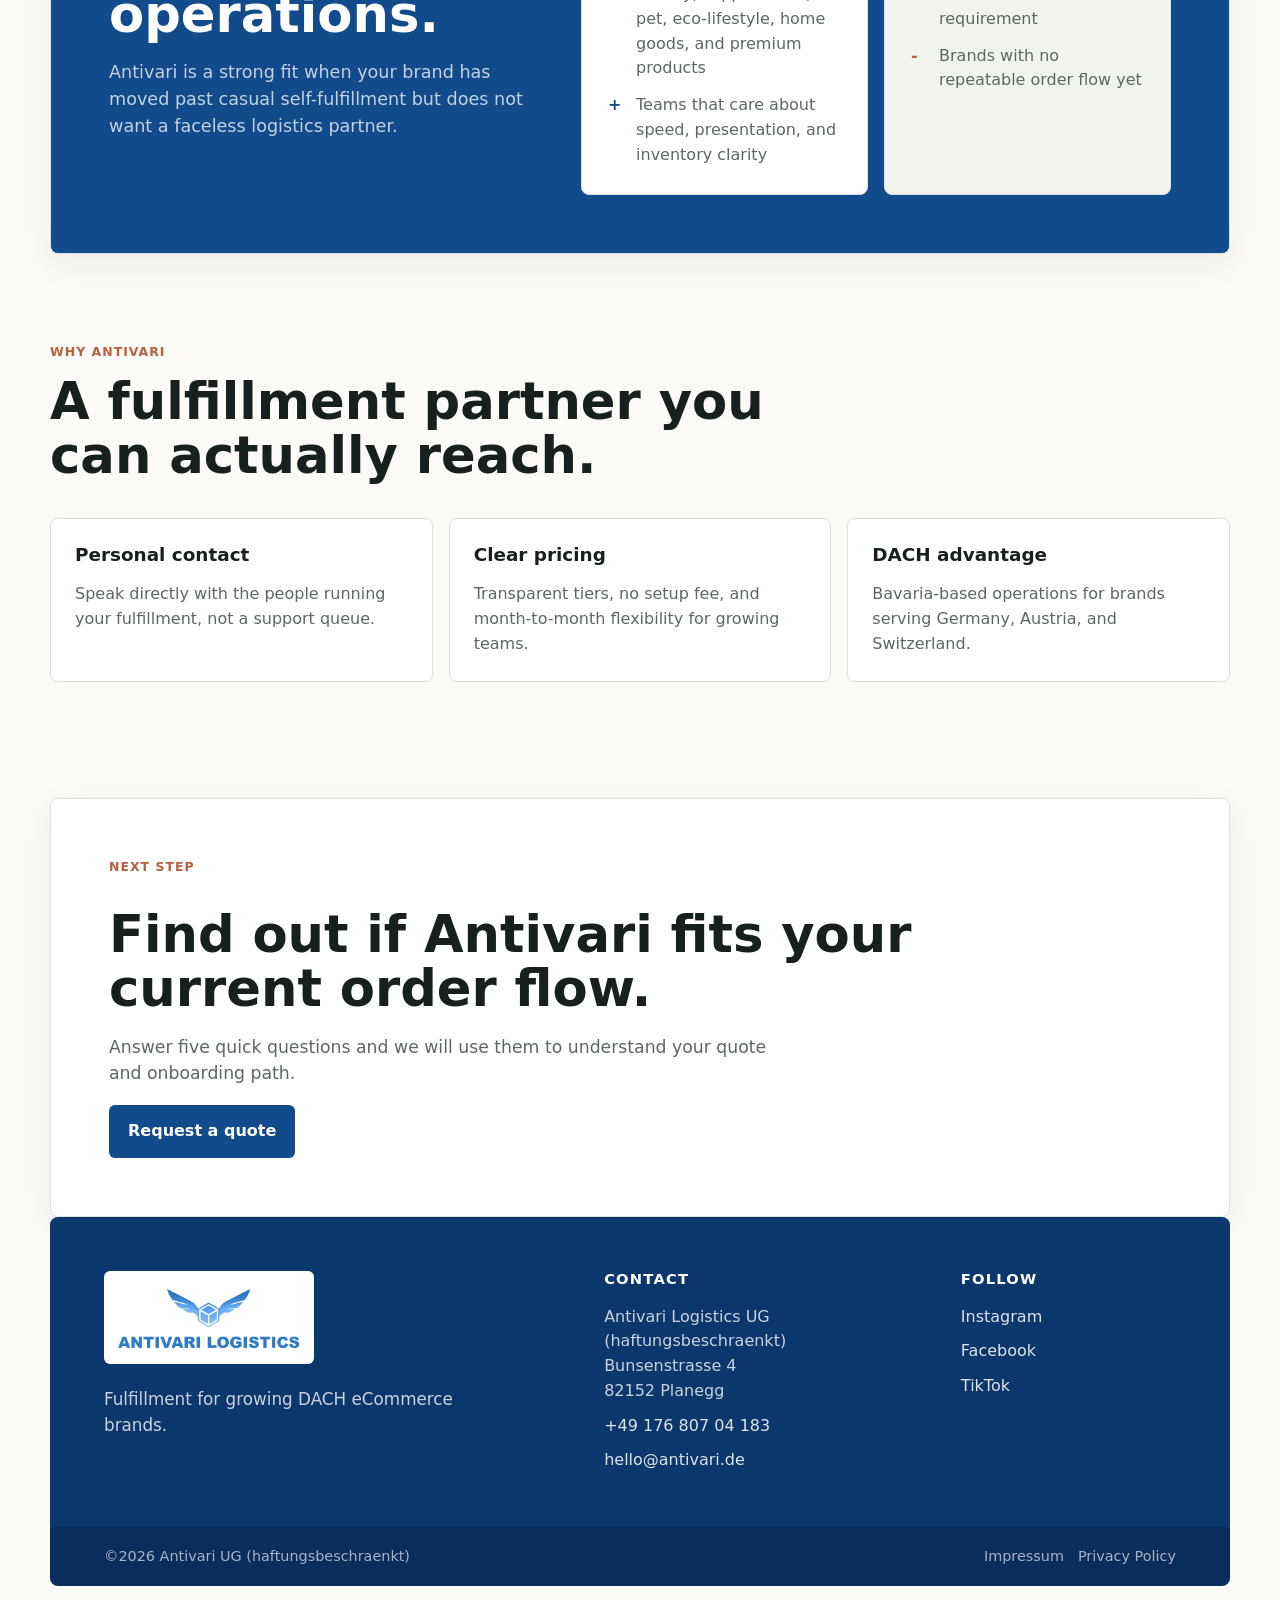
<file: services.html>
<!doctype html>
<html lang="en">
  <head>
    <meta charset="utf-8" />
    <meta name="viewport" content="width=device-width, initial-scale=1" />
    <title>Services | Antivari Fulfillment</title>
    <meta
      name="description"
      content="Pick & pack, warehousing, returns, store integrations, and fulfillment support for growing DACH eCommerce brands."
    />
    <meta property="og:title" content="Services | Antivari Fulfillment" />
    <meta
      property="og:description"
      content="Fulfillment operations for growing DACH eCommerce brands without enterprise friction."
    />
    <meta property="og:type" content="website" />
    <meta property="og:image" content="assets/fulfillment-hero.png" />
    <link rel="icon" href="assets/antivari-logo.png" />
    <link rel="stylesheet" href="styles.css" />
  </head>
  <body>
    <header class="site-header" data-header>
      <a class="brand" href="index.html" aria-label="Antivari home">
        <img class="brand-logo" src="assets/antivari-logo.png" alt="Antivari" />
      </a>

      <button class="nav-toggle" type="button" aria-expanded="false" aria-controls="site-nav" data-nav-toggle>
        <span></span>
        <span></span>
        <span></span>
        <span class="sr-only">Open navigation</span>
      </button>

      <nav class="site-nav" id="site-nav" data-nav>
        <a href="services.html" aria-current="page">Services</a>
        <a href="pricing.html">Pricing</a>
        <a href="about.html">About</a>
        <a class="nav-cta" href="contact.html">Book a call</a>
      </nav>
    </header>

    <main id="top">
      <section class="page-hero section-band">
        <p class="eyebrow">Services</p>
        <h1>Fulfillment operations without the enterprise friction.</h1>
        <p>
          Antivari handles the operational layer behind growing eCommerce brands:
          receiving stock, storing it clearly, packing orders carefully, managing returns,
          and keeping the daily shipping flow calm.
        </p>
      </section>

      <section class="section-wrap" aria-labelledby="services-title">
        <div class="section-heading">
          <p class="eyebrow">What we handle</p>
          <h2 id="services-title">The core fulfillment work, covered end to end.</h2>
        </div>
        <div class="service-grid">
          <article class="service-card">
            <span class="service-icon">01</span>
            <h3>Pick & pack</h3>
            <p>Orders picked, packed to your specification, labelled, and handed to the carrier.</p>
          </article>
          <article class="service-card">
            <span class="service-icon">02</span>
            <h3>Warehousing</h3>
            <p>Organized storage, inventory visibility, stock alerts, and incoming shipment handling.</p>
          </article>
          <article class="service-card">
            <span class="service-icon">03</span>
            <h3>Returns</h3>
            <p>Returned products received, inspected, documented, restocked, or separated for review.</p>
          </article>
          <article class="service-card">
            <span class="service-icon">04</span>
            <h3>Store integrations</h3>
            <p>Shopify, WooCommerce, Shopware, Amazon, and custom workflows as the brand grows.</p>
          </article>
        </div>
      </section>

      <section class="fit section-band" aria-labelledby="fit-title">
        <div class="section-heading">
          <p class="eyebrow">Who we serve</p>
          <h2 id="fit-title">Built for growing brands, ready for bigger operations.</h2>
          <p>
            Antivari is a strong fit when your brand has moved past casual self-fulfillment
            but does not want a faceless logistics partner.
          </p>
        </div>
        <div class="fit-columns">
          <div class="fit-panel">
            <h3>Best fit</h3>
            <ul class="check-list">
              <li>100-1000 monthly orders, with room to scale beyond that</li>
              <li>DTC-first brands using Shopify, WooCommerce, Shopware, or Amazon</li>
              <li>Beauty, supplements, pet, eco-lifestyle, home goods, and premium products</li>
              <li>Teams that care about speed, presentation, and inventory clarity</li>
            </ul>
          </div>
          <div class="fit-panel quiet">
            <h3>Less ideal</h3>
            <ul class="x-list">
              <li>Fresh, frozen, or dangerous goods</li>
              <li>Ultra-low-margin products where price is the only decision</li>
              <li>Complex international customs as the main requirement</li>
              <li>Brands with no repeatable order flow yet</li>
            </ul>
          </div>
        </div>
      </section>

      <section class="section-wrap why" aria-labelledby="why-title">
        <div class="section-heading">
          <p class="eyebrow">Why Antivari</p>
          <h2 id="why-title">A fulfillment partner you can actually reach.</h2>
        </div>
        <div class="why-grid">
          <article>
            <h3>Personal contact</h3>
            <p>Speak directly with the people running your fulfillment, not a support queue.</p>
          </article>
          <article>
            <h3>Clear pricing</h3>
            <p>Transparent tiers, no setup fee, and month-to-month flexibility for growing teams.</p>
          </article>
          <article>
            <h3>DACH advantage</h3>
            <p>Bavaria-based operations for brands serving Germany, Austria, and Switzerland.</p>
          </article>
        </div>
      </section>

      <section class="cta-band section-band" aria-labelledby="services-contact-title">
        <p class="eyebrow">Next step</p>
        <h2 id="services-contact-title">Find out if Antivari fits your current order flow.</h2>
        <p>Answer five quick questions and we will use them to understand your quote and onboarding path.</p>
        <a class="button primary" href="contact.html">Request a quote</a>
      </section>
    </main>

    <footer class="site-footer" id="footer">
      <div class="footer-main">
        <div class="footer-brand">
          <img src="assets/antivari-logo.png" alt="Antivari" />
          <p>Fulfillment for growing DACH eCommerce brands.</p>
        </div>

        <div class="footer-column">
          <h2>Contact</h2>
          <address>
            Antivari Logistics UG (haftungsbeschraenkt)<br />
            Bunsenstrasse 4<br />
            82152 Planegg
          </address>
          <a href="tel:+4917680704183">+49 176 807 04 183</a>
          <a href="mailto:hello@antivari.de">hello@antivari.de</a>
        </div>

        <div class="footer-column">
          <h2>Follow</h2>
          <a href="https://www.instagram.com/antivarilogistics/" target="_blank" rel="noreferrer">Instagram</a>
          <a href="https://www.facebook.com/profile.php?id=61581000996385" target="_blank" rel="noreferrer">Facebook</a>
          <a href="https://www.tiktok.com/@antivarilogistics" target="_blank" rel="noreferrer">TikTok</a>
        </div>
      </div>

      <div class="footer-bottom">
        <span>&copy;2026 Antivari UG (haftungsbeschraenkt)</span>
        <nav aria-label="Legal links">
          <button type="button" data-legal-open="imprint">Impressum</button>
          <button type="button" data-legal-open="privacy">Privacy Policy</button>
        </nav>
      </div>
    </footer>

    <script src="script.js"></script>
  </body>
</html>
</file>
<file: styles.css>
:root {
  --ink: #17201c;
  --muted: #5c6862;
  --line: #dbe3dc;
  --paper: #fbfaf6;
  --white: #ffffff;
  --blue: #114b8b;
  --blue-2: #0b376c;
  --blue-soft: #e3edf8;
  --clay: #b85f3d;
  --amber: #f3c66b;
  --shadow: 0 24px 70px rgba(23, 32, 28, 0.14);
  --radius: 8px;
  --max: 1180px;
}

* {
  box-sizing: border-box;
}

html {
  scroll-behavior: smooth;
}

body {
  margin: 0;
  color: var(--ink);
  background: var(--paper);
  font-family:
    Inter, ui-sans-serif, system-ui, -apple-system, BlinkMacSystemFont, "Segoe UI",
    sans-serif;
  line-height: 1.55;
}

img {
  display: block;
  max-width: 100%;
}

[hidden] {
  display: none !important;
}

a {
  color: inherit;
  text-decoration: none;
}

button,
input,
select,
textarea {
  font: inherit;
}

.sr-only {
  position: absolute;
  width: 1px;
  height: 1px;
  padding: 0;
  margin: -1px;
  overflow: hidden;
  clip: rect(0, 0, 0, 0);
  white-space: nowrap;
  border: 0;
}

.site-header {
  position: sticky;
  top: 0;
  z-index: 20;
  display: flex;
  align-items: center;
  justify-content: space-between;
  gap: 24px;
  padding: 18px clamp(18px, 4vw, 54px);
  background: rgba(251, 250, 246, 0.91);
  border-bottom: 1px solid rgba(219, 227, 220, 0.82);
  backdrop-filter: blur(18px);
}

.brand {
  display: inline-flex;
  align-items: center;
}

.brand-logo {
  width: clamp(132px, 15vw, 188px);
  height: auto;
}

.site-nav {
  display: flex;
  align-items: center;
  gap: 6px;
}

.site-nav a {
  padding: 10px 12px;
  color: var(--muted);
  font-size: 0.95rem;
  font-weight: 650;
}

.site-nav a:hover,
.site-nav a:focus-visible,
.site-nav a[aria-current="page"] {
  color: var(--ink);
}

.site-nav .nav-cta {
  margin-left: 8px;
  color: var(--white);
  background: var(--blue);
  border-radius: 6px;
}

.site-nav .nav-cta[aria-current="page"] {
  color: var(--white);
  background: var(--blue-2);
}

.nav-toggle {
  display: none;
  width: 42px;
  height: 42px;
  padding: 9px;
  background: var(--white);
  border: 1px solid var(--line);
  border-radius: 6px;
}

.nav-toggle span:not(.sr-only) {
  display: block;
  height: 2px;
  margin: 5px 0;
  background: var(--ink);
}

.section-band,
.section-wrap {
  width: min(var(--max), calc(100% - 36px));
  margin: 0 auto;
}

.section-wrap {
  padding: 88px 0;
}

.section-band {
  margin-top: 28px;
  padding: clamp(28px, 5vw, 58px);
  background: var(--white);
  border: 1px solid var(--line);
  border-radius: var(--radius);
  box-shadow: 0 10px 35px rgba(23, 32, 28, 0.06);
}

.page-hero {
  display: grid;
  gap: 22px;
  max-width: var(--max);
}

.page-hero h1 {
  max-width: 980px;
  font-size: clamp(2.7rem, 6vw, 5.7rem);
}

.page-hero p:not(.eyebrow) {
  max-width: 760px;
  margin: 0;
  color: var(--muted);
  font-size: clamp(1.05rem, 2vw, 1.28rem);
}

.hero {
  display: grid;
  grid-template-columns: minmax(0, 0.95fr) minmax(0, 1.05fr);
  align-items: center;
  gap: clamp(28px, 5vw, 66px);
  min-height: calc(100vh - 118px);
}

.eyebrow {
  margin: 0 0 14px;
  color: var(--clay);
  font-size: 0.78rem;
  font-weight: 850;
  letter-spacing: 0.08em;
  text-transform: uppercase;
}

h1,
h2,
h3,
p {
  overflow-wrap: anywhere;
}

h1 {
  max-width: 760px;
  margin: 0;
  font-size: clamp(3rem, 7vw, 6.6rem);
  line-height: 0.98;
  letter-spacing: 0;
}

h2 {
  margin: 0;
  font-size: clamp(2rem, 4vw, 4.1rem);
  line-height: 1.05;
  letter-spacing: 0;
}

h3 {
  margin: 0;
  font-size: 1.15rem;
  line-height: 1.25;
}

.hero-lede {
  max-width: 640px;
  margin: 24px 0 0;
  color: var(--muted);
  font-size: clamp(1.05rem, 2vw, 1.28rem);
}

.hero-actions,
.hero-stats {
  display: flex;
  flex-wrap: wrap;
  gap: 12px;
}

.section-actions {
  margin-top: 28px;
}

.hero-actions {
  margin-top: 34px;
}

.button {
  display: inline-flex;
  min-height: 48px;
  align-items: center;
  justify-content: center;
  padding: 13px 18px;
  border: 1px solid transparent;
  border-radius: 6px;
  font-weight: 800;
  text-align: center;
  cursor: pointer;
}

.button.primary {
  color: var(--white);
  background: var(--blue);
}

.button.primary:hover,
.button.primary:focus-visible {
  background: var(--blue-2);
}

.button.secondary {
  color: var(--ink);
  background: var(--blue-soft);
  border-color: #c9d9ed;
}

.hero-stats {
  padding: 0;
  margin: 38px 0 0;
}

.hero-stats div {
  min-width: 130px;
  padding-right: 20px;
  border-right: 1px solid var(--line);
}

.hero-stats div:last-child {
  border-right: 0;
}

.hero-stats dt {
  font-size: 1.2rem;
  font-weight: 900;
}

.hero-stats dd {
  margin: 3px 0 0;
  color: var(--muted);
  font-size: 0.92rem;
}

.hero-media {
  position: relative;
  align-self: stretch;
  min-height: 430px;
}

.hero-media img {
  width: 100%;
  height: 100%;
  min-height: 430px;
  object-fit: cover;
  border-radius: var(--radius);
  box-shadow: var(--shadow);
}

.hero-note {
  position: absolute;
  right: 20px;
  bottom: 20px;
  width: min(300px, calc(100% - 40px));
  padding: 18px;
  color: var(--ink);
  background: rgba(255, 255, 255, 0.9);
  border: 1px solid rgba(219, 227, 220, 0.9);
  border-radius: var(--radius);
  backdrop-filter: blur(12px);
}

.hero-note span {
  display: block;
  margin-bottom: 4px;
  color: var(--clay);
  font-size: 0.76rem;
  font-weight: 850;
  text-transform: uppercase;
}

.pain {
  display: grid;
  grid-template-columns: minmax(0, 0.9fr) minmax(0, 1fr);
  gap: 48px;
  align-items: start;
}

.pain-copy {
  color: var(--muted);
  font-size: 1.1rem;
}

.pain-copy p:first-child {
  margin-top: 0;
}

.section-heading {
  max-width: 780px;
  margin-bottom: 36px;
}

.section-heading p:not(.eyebrow) {
  color: var(--muted);
  font-size: 1.1rem;
}

.service-grid,
.why-grid {
  display: grid;
  grid-template-columns: repeat(4, minmax(0, 1fr));
  gap: 16px;
}

.service-card,
.why-grid article,
.fit-panel,
.about-card,
.about-metrics {
  background: var(--white);
  border: 1px solid var(--line);
  border-radius: var(--radius);
}

.service-card,
.why-grid article {
  padding: 24px;
}

.service-card p,
.why-grid p {
  margin-bottom: 0;
  color: var(--muted);
}

.service-icon {
  display: inline-flex;
  margin-bottom: 34px;
  color: var(--clay);
  font-size: 0.78rem;
  font-weight: 900;
}

.fit {
  display: grid;
  grid-template-columns: minmax(0, 0.85fr) minmax(0, 1.15fr);
  gap: 36px;
  background: var(--blue);
  color: var(--white);
}

.fit .eyebrow {
  color: var(--amber);
}

.fit .section-heading p:not(.eyebrow) {
  color: rgba(255, 255, 255, 0.75);
}

.fit-columns {
  display: grid;
  grid-template-columns: repeat(2, minmax(0, 1fr));
  gap: 16px;
}

.fit-panel {
  padding: 26px;
  color: var(--ink);
}

.fit-panel.quiet {
  background: #f1f3ed;
}

.check-list,
.x-list {
  display: grid;
  gap: 12px;
  padding: 0;
  margin: 20px 0 0;
  list-style: none;
}

.check-list li,
.x-list li {
  position: relative;
  padding-left: 28px;
  color: var(--muted);
}

.check-list li::before,
.x-list li::before {
  position: absolute;
  left: 0;
  top: 0;
  font-weight: 900;
}

.check-list li::before {
  color: var(--blue);
  content: "+";
}

.x-list li::before {
  color: var(--clay);
  content: "-";
}

.why-grid {
  grid-template-columns: repeat(3, minmax(0, 1fr));
}

.pricing-table {
  overflow: hidden;
  background: var(--white);
  border: 1px solid var(--line);
  border-radius: var(--radius);
}

.pricing-row {
  display: grid;
  grid-template-columns: 1.1fr repeat(3, 1fr);
  min-width: 720px;
}

.pricing-row span {
  padding: 18px;
  border-bottom: 1px solid var(--line);
}

.pricing-row span + span {
  border-left: 1px solid var(--line);
}

.pricing-row.heading {
  color: var(--white);
  background: var(--blue);
  font-weight: 850;
}

.pricing-row:last-child span {
  border-bottom: 0;
}

.pricing-note {
  color: var(--muted);
}

.about {
  display: grid;
  grid-template-columns: minmax(0, 1.25fr) minmax(280px, 0.75fr);
  gap: 16px;
  align-items: stretch;
}

.about-card,
.about-metrics {
  padding: clamp(26px, 4vw, 44px);
}

.about-card p {
  max-width: 730px;
  color: var(--muted);
  font-size: 1.08rem;
}

.about-metrics {
  display: grid;
  gap: 14px;
  background: var(--blue-soft);
}

.about-metrics div {
  padding-bottom: 14px;
  border-bottom: 1px solid #c8d7c9;
}

.about-metrics div:last-child {
  padding-bottom: 0;
  border-bottom: 0;
}

.about-metrics strong,
.about-metrics span {
  display: block;
}

.about-metrics span {
  margin-top: 4px;
  color: var(--muted);
}

.teaser-grid {
  display: grid;
  grid-template-columns: repeat(2, minmax(0, 1fr));
  gap: 16px;
}

.teaser-grid article {
  display: grid;
  align-content: start;
  gap: 18px;
  padding: clamp(24px, 4vw, 36px);
  background: var(--white);
  border: 1px solid var(--line);
  border-radius: var(--radius);
}

.teaser-grid h2 {
  font-size: clamp(1.65rem, 3vw, 2.75rem);
}

.teaser-grid p:not(.eyebrow) {
  margin: 0;
  color: var(--muted);
}

.teaser-grid .button {
  justify-self: start;
}

.cta-band {
  display: grid;
  justify-items: start;
  gap: 18px;
  text-align: left;
}

.cta-band h2 {
  max-width: 820px;
}

.cta-band p:not(.eyebrow) {
  max-width: 680px;
  margin: 0;
  color: var(--muted);
  font-size: 1.08rem;
}

.contact {
  display: grid;
  grid-template-columns: minmax(0, 0.75fr) minmax(0, 1fr);
  gap: 34px;
  margin-bottom: 28px;
  background: #f4f1e9;
}

.contact-copy p:not(.eyebrow) {
  max-width: 550px;
  color: var(--muted);
  font-size: 1.08rem;
}

.contact-copy h1 {
  font-size: clamp(2.45rem, 5vw, 4.7rem);
}

.quote-funnel {
  display: grid;
  gap: 20px;
  padding: 24px;
  background: var(--white);
  border: 1px solid var(--line);
  border-radius: var(--radius);
}

.funnel-progress {
  display: grid;
  gap: 10px;
  color: var(--muted);
  font-size: 0.92rem;
  font-weight: 800;
}

.funnel-progress-track {
  height: 10px;
  overflow: hidden;
  background: var(--blue-soft);
  border-radius: 999px;
}

.funnel-progress-track span {
  display: block;
  width: 20%;
  height: 100%;
  background: var(--blue);
  border-radius: inherit;
  transition: width 180ms ease;
}

.funnel-step {
  display: none;
  padding: 0;
  margin: 0;
  border: 0;
}

.funnel-step.is-active {
  display: grid;
  gap: 18px;
}

.funnel-step legend {
  padding: 0;
  margin: 0 0 2px;
  color: var(--ink);
  font-size: clamp(1.45rem, 3vw, 2.15rem);
  font-weight: 900;
  line-height: 1.08;
}

.funnel-options {
  display: grid;
  grid-template-columns: repeat(2, minmax(0, 1fr));
  gap: 12px;
}

.funnel-card {
  display: grid;
  gap: 6px;
  min-height: 112px;
  padding: 18px;
  color: var(--ink);
  text-align: left;
  background: var(--paper);
  border: 1px solid var(--line);
  border-radius: var(--radius);
  cursor: pointer;
}

.funnel-card strong {
  font-size: 1.05rem;
  line-height: 1.2;
}

.funnel-card span {
  color: var(--muted);
  font-size: 0.92rem;
}

.funnel-card:hover,
.funnel-card:focus-visible {
  border-color: #9eb9d8;
  box-shadow: 0 12px 30px rgba(17, 75, 139, 0.12);
}

.funnel-card.is-selected {
  color: var(--white);
  background: var(--blue);
  border-color: var(--blue);
}

.funnel-card.is-selected span {
  color: rgba(255, 255, 255, 0.78);
}

.funnel-summary {
  display: grid;
  grid-template-columns: repeat(2, minmax(0, 1fr));
  gap: 10px;
  padding: 14px;
  background: var(--blue-soft);
  border: 1px solid #c9d9ed;
  border-radius: var(--radius);
}

.funnel-summary div {
  display: grid;
  gap: 2px;
}

.funnel-summary span {
  color: var(--muted);
  font-size: 0.76rem;
  font-weight: 850;
  letter-spacing: 0.06em;
  text-transform: uppercase;
}

.funnel-summary strong {
  font-size: 0.96rem;
}

.funnel-fields {
  display: grid;
  grid-template-columns: repeat(2, minmax(0, 1fr));
  gap: 15px;
}

.funnel-fields label {
  display: grid;
  gap: 7px;
  color: var(--ink);
  font-size: 0.92rem;
  font-weight: 760;
}

.funnel-fields label span {
  color: var(--muted);
  font-weight: 650;
}

.funnel-fields .full {
  grid-column: 1 / -1;
}

.funnel-actions {
  display: flex;
  justify-content: space-between;
  gap: 12px;
}

.funnel-actions .button {
  min-width: 130px;
}

.button:disabled {
  cursor: not-allowed;
  opacity: 0.48;
}

input,
select,
textarea {
  width: 100%;
  min-height: 46px;
  padding: 11px 12px;
  color: var(--ink);
  background: var(--paper);
  border: 1px solid var(--line);
  border-radius: 6px;
}

textarea {
  resize: vertical;
}

input:focus,
select:focus,
textarea:focus,
.button:focus-visible,
.nav-toggle:focus-visible {
  outline: 3px solid rgba(184, 95, 61, 0.28);
  outline-offset: 2px;
}

.form-note {
  margin: 0;
  color: var(--muted);
  font-size: 0.86rem;
}

.site-footer {
  width: min(var(--max), calc(100% - 36px));
  margin: 0 auto 28px;
  overflow: hidden;
  color: rgba(255, 255, 255, 0.78);
  background: var(--blue-2);
  border-radius: var(--radius);
}

.footer-main {
  display: grid;
  grid-template-columns: minmax(0, 1.3fr) minmax(220px, 0.9fr) minmax(180px, 0.6fr);
  gap: 34px;
  padding: clamp(28px, 5vw, 54px);
}

.footer-brand img {
  width: min(210px, 80%);
  height: auto;
  padding: 10px 12px;
  background: var(--white);
  border-radius: 6px;
}

.footer-brand p {
  max-width: 390px;
  margin: 22px 0 0;
  color: rgba(255, 255, 255, 0.78);
  font-size: 1.05rem;
}

.footer-column {
  display: grid;
  align-content: start;
  gap: 10px;
}

.footer-column h2 {
  margin: 0 0 8px;
  color: var(--white);
  font-size: 0.92rem;
  font-weight: 850;
  letter-spacing: 0.08em;
  text-transform: uppercase;
}

.footer-column address {
  margin: 0;
  font-style: normal;
}

.footer-column a {
  color: rgba(255, 255, 255, 0.86);
}

.footer-column a:hover,
.footer-column a:focus-visible,
.footer-bottom a:hover,
.footer-bottom a:focus-visible,
.footer-bottom button:hover,
.footer-bottom button:focus-visible {
  color: var(--white);
}

.footer-bottom {
  display: flex;
  align-items: center;
  justify-content: space-between;
  gap: 18px;
  padding: 18px clamp(28px, 5vw, 54px);
  background: rgba(0, 0, 0, 0.16);
  color: rgba(255, 255, 255, 0.64);
  font-size: 0.9rem;
}

.footer-bottom nav {
  display: flex;
  flex-wrap: wrap;
  gap: 14px;
}

.footer-bottom button {
  padding: 0;
  color: inherit;
  background: transparent;
  border: 0;
  font: inherit;
  cursor: pointer;
}

.legal-dialog {
  width: min(640px, calc(100% - 36px));
  max-height: min(82vh, 780px);
  padding: 0;
  overflow: hidden;
  color: var(--ink);
  background: var(--white);
  border: 1px solid var(--line);
  border-radius: var(--radius);
  box-shadow: var(--shadow);
}

.legal-dialog::backdrop {
  background: rgba(23, 32, 28, 0.62);
}

.legal-dialog-header {
  position: sticky;
  top: 0;
  z-index: 1;
  display: flex;
  align-items: center;
  justify-content: space-between;
  gap: 18px;
  padding: 16px 20px;
  background: var(--white);
  border-bottom: 1px solid var(--line);
}

.legal-dialog-header h2 {
  font-size: 1.05rem;
  line-height: 1.2;
}

.legal-dialog-close {
  display: inline-flex;
  width: 34px;
  height: 34px;
  align-items: center;
  justify-content: center;
  color: var(--muted);
  background: transparent;
  border: 0;
  border-radius: 6px;
  font-size: 1.6rem;
  font-weight: 850;
  line-height: 1;
  cursor: pointer;
}

.legal-dialog-close:hover,
.legal-dialog-close:focus-visible {
  color: var(--ink);
  background: var(--blue-soft);
}

.legal-dialog-body {
  max-height: calc(min(82vh, 780px) - 67px);
  padding: 18px 20px 24px;
  overflow-y: auto;
}

.legal-dialog-body h3 {
  margin: 22px 0 10px;
  font-size: clamp(1.4rem, 3vw, 2rem);
}

.legal-dialog-body h4 {
  margin: 20px 0 8px;
  font-size: 1.24rem;
  line-height: 1.15;
}

.legal-dialog-body p {
  margin: 0 0 14px;
  color: var(--muted);
}

.legal-dialog-body a {
  color: var(--blue);
  font-weight: 750;
}

.legal-dialog-body address {
  margin: 0 0 16px;
  color: var(--muted);
  font-style: normal;
}

@media (max-width: 980px) {
  .hero,
  .pain,
  .fit,
  .about,
  .contact {
    grid-template-columns: 1fr;
  }

  .hero {
    min-height: auto;
  }

  .hero-media,
  .hero-media img {
    min-height: 360px;
  }

  .service-grid {
    grid-template-columns: repeat(2, minmax(0, 1fr));
  }
}

@media (max-width: 760px) {
  .site-header {
    align-items: flex-start;
  }

  .nav-toggle {
    display: block;
  }

  .site-nav {
    position: absolute;
    top: 72px;
    left: 18px;
    right: 18px;
    display: none;
    flex-direction: column;
    align-items: stretch;
    padding: 12px;
    background: var(--white);
    border: 1px solid var(--line);
    border-radius: var(--radius);
    box-shadow: var(--shadow);
  }

  .site-nav.is-open {
    display: flex;
  }

  .site-nav .nav-cta {
    margin-left: 0;
    text-align: center;
  }

  .section-wrap {
    padding: 66px 0;
  }

  .section-band {
    padding: 24px;
  }

  h1 {
    font-size: clamp(2.65rem, 14vw, 4.4rem);
  }

  h2 {
    font-size: clamp(1.9rem, 9vw, 3rem);
  }

  .hero-actions .button,
  .contact-copy .button {
    width: 100%;
  }

  .hero-stats {
    display: grid;
    grid-template-columns: 1fr;
  }

  .hero-stats div {
    padding: 0 0 13px;
    border-right: 0;
    border-bottom: 1px solid var(--line);
  }

  .hero-stats div:last-child {
    padding-bottom: 0;
    border-bottom: 0;
  }

  .hero-media,
  .hero-media img {
    min-height: 290px;
  }

  .hero-note {
    position: static;
    width: auto;
    margin-top: 12px;
  }

  .service-grid,
  .why-grid,
  .fit-columns,
  .teaser-grid,
  .funnel-options,
  .funnel-fields,
  .funnel-summary {
    grid-template-columns: 1fr;
  }

  .funnel-actions {
    flex-direction: column;
  }

  .funnel-actions .button {
    width: 100%;
  }

  .pricing-table {
    overflow-x: auto;
  }

  .footer-main,
  .footer-bottom {
    grid-template-columns: 1fr;
  }

  .footer-main {
    gap: 28px;
  }

  .footer-bottom {
    align-items: flex-start;
    flex-direction: column;
  }
}
</file>
